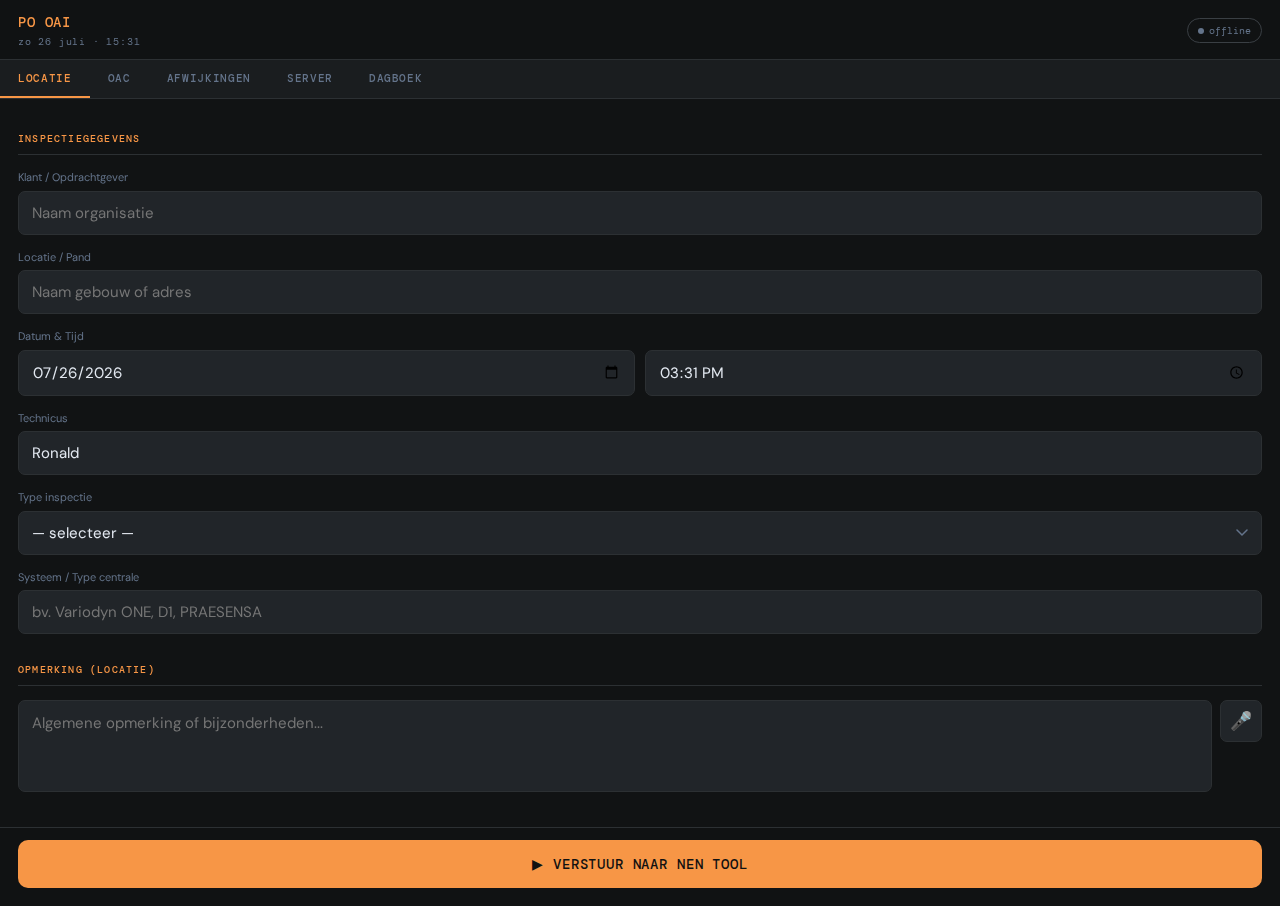
<file: index.html>
<!DOCTYPE html>
<html lang="nl">
<head>
  <meta charset="UTF-8">
  <meta name="viewport" content="width=device-width, initial-scale=1.0, viewport-fit=cover">
  <meta name="apple-mobile-web-app-capable" content="yes">
  <meta name="apple-mobile-web-app-status-bar-style" content="black">
  <meta name="apple-mobile-web-app-title" content="PO OAI">
  <meta name="theme-color" content="#111">
  <title>PO OAI — EvacSafe</title>

  <style>
    @import url('https://fonts.googleapis.com/css2?family=DM+Mono:wght@400;500&family=DM+Sans:wght@300;400;500;600&display=swap');

    :root {
      --bg:       #111314;
      --surface:  #1a1d1f;
      --surface2: #212529;
      --border:   #2c3033;
      --border2:  #3a3f44;
      --acc:      #F79646;
      --acc2:     rgba(247,150,70,.12);
      --green:    #22c55e;
      --green2:   rgba(34,197,94,.12);
      --red:      #ef4444;
      --red2:     rgba(239,68,68,.12);
      --amber:    #f59e0b;
      --amber2:   rgba(245,158,11,.12);
      --text:     #e2e8f0;
      --muted:    #64748b;
      --mono:     'DM Mono', monospace;
      --sans:     'DM Sans', sans-serif;
    }

    *, *::before, *::after { box-sizing: border-box; margin: 0; padding: 0; -webkit-tap-highlight-color: transparent; }

    html { scroll-behavior: smooth; }

    body {
      background: var(--bg);
      color: var(--text);
      font-family: var(--sans);
      font-size: 15px;
      line-height: 1.5;
      min-height: 100dvh;
      padding-bottom: env(safe-area-inset-bottom);
      -webkit-font-smoothing: antialiased;
    }

    /* ─── HEADER ─── */
    .app-header {
      position: sticky; top: 0; z-index: 200;
      background: rgba(17,19,20,.96);
      backdrop-filter: blur(16px) saturate(180%);
      -webkit-backdrop-filter: blur(16px) saturate(180%);
      border-bottom: 1px solid var(--border);
      padding: 12px 18px 10px;
      display: flex; align-items: center; justify-content: space-between;
    }
    .app-brand { display: flex; flex-direction: column; gap: 1px; }
    .app-brand-main { font-family: var(--mono); font-size: 14px; font-weight: 500; color: var(--acc); letter-spacing: .06em; }
    .app-brand-sub  { font-family: var(--mono); font-size: 10px; color: var(--muted); letter-spacing: .08em; }
    .header-right   { display: flex; align-items: center; gap: 10px; }
    .conn-pill {
      display: flex; align-items: center; gap: 5px;
      padding: 4px 10px; border-radius: 20px;
      border: 1px solid var(--border2);
      font-family: var(--mono); font-size: 10px; color: var(--muted);
      cursor: pointer; transition: all .2s;
    }
    .conn-pill.ok { border-color: rgba(34,197,94,.4); color: var(--green); }
    .conn-dot { width: 6px; height: 6px; border-radius: 50%; background: var(--muted); flex-shrink: 0; }
    .conn-pill.ok .conn-dot { background: var(--green); box-shadow: 0 0 6px var(--green); }

    /* ─── SCROLL TABS ─── */
    .scroll-tabs {
      display: flex; overflow-x: auto; scroll-snap-type: x mandatory;
      background: var(--surface); border-bottom: 1px solid var(--border);
      scrollbar-width: none;
    }
    .scroll-tabs::-webkit-scrollbar { display: none; }
    .stab {
      flex-shrink: 0; scroll-snap-align: start;
      padding: 11px 18px;
      font-family: var(--mono); font-size: 11px; font-weight: 500;
      color: var(--muted); letter-spacing: .06em; white-space: nowrap;
      border: none; background: none; cursor: pointer;
      border-bottom: 2px solid transparent; transition: all .2s;
    }
    .stab.active { color: var(--acc); border-bottom-color: var(--acc); }

    /* ─── PAGES ─── */
    .page { display: none; padding: 18px 18px 100px; }
    .page.active { display: block; }

    /* ─── SECTION HEADING ─── */
    .sec-head {
      font-family: var(--mono); font-size: 10px; font-weight: 500;
      color: var(--acc); letter-spacing: .12em; text-transform: uppercase;
      padding: 14px 0 8px;
      border-bottom: 1px solid var(--border);
      margin-bottom: 14px;
      display: flex; align-items: center; justify-content: space-between;
    }

    /* ─── FIELD ─── */
    .field { margin-bottom: 14px; }
    .field-lbl {
      font-size: 11px; color: var(--muted); margin-bottom: 5px;
      display: flex; align-items: center; gap: 6px;
    }
    .field-lbl .unit { font-family: var(--mono); color: var(--acc); font-size: 10px; }

    input[type=text], input[type=date], input[type=time], input[type=number], textarea, select {
      width: 100%; background: var(--surface2);
      border: 1px solid var(--border); border-radius: 7px;
      color: var(--text); font-family: var(--sans); font-size: 15px;
      padding: 11px 13px; outline: none; transition: border-color .18s;
      -webkit-appearance: none; appearance: none;
    }
    input:focus, textarea:focus, select:focus { border-color: var(--acc); }
    input[type=number] { font-family: var(--mono); font-size: 17px; text-align: right; }
    textarea { resize: none; line-height: 1.5; }
    select { background-image: url("data:image/svg+xml,%3Csvg xmlns='http://www.w3.org/2000/svg' width='12' height='8' viewBox='0 0 12 8'%3E%3Cpath d='M1 1l5 5 5-5' stroke='%2364748b' stroke-width='1.5' fill='none' stroke-linecap='round'/%3E%3C/svg%3E"); background-repeat: no-repeat; background-position: right 13px center; padding-right: 36px; }
    select option { background: #1a1d1f; }

    /* ─── METING INLINE ─── */
    .meting-row {
      display: flex; align-items: center; gap: 10px;
      background: var(--surface2); border: 1px solid var(--border);
      border-radius: 7px; padding: 10px 13px; margin-bottom: 8px;
    }
    .meting-row .mlbl { flex: 1; font-size: 13px; color: var(--text); }
    .meting-row .munit { font-family: var(--mono); font-size: 10px; color: var(--acc); min-width: 24px; text-align: right; }
    .meting-row input[type=number] {
      width: 80px; flex-shrink: 0; background: transparent; border: none;
      border-bottom: 1px solid var(--border2); border-radius: 0;
      padding: 2px 0; font-size: 16px; text-align: right;
    }
    .meting-row input[type=number]:focus { border-bottom-color: var(--acc); }

    /* ─── CHECKBOX RIJEN (centrale testen) ─── */
    .check-list { display: flex; flex-direction: column; gap: 2px; margin-bottom: 14px; }
    .check-row {
      display: flex; align-items: center; gap: 12px;
      padding: 11px 13px; border-radius: 7px;
      background: var(--surface2); border: 1px solid transparent;
      cursor: pointer; transition: all .15s;
    }
    .check-row.checked { background: var(--green2); border-color: rgba(34,197,94,.25); }
    .check-box {
      width: 20px; height: 20px; border-radius: 5px; flex-shrink: 0;
      border: 1.5px solid var(--border2); background: var(--surface);
      display: flex; align-items: center; justify-content: center;
      font-size: 12px; transition: all .15s;
    }
    .check-row.checked .check-box { background: var(--green); border-color: var(--green); }
    .check-lbl { font-size: 14px; flex: 1; }

    /* ─── OAC KAART ─── */
    .oac-card {
      background: var(--surface); border: 1px solid var(--border);
      border-radius: 10px; margin-bottom: 16px; overflow: hidden;
    }
    .oac-head {
      display: flex; align-items: center; justify-content: space-between;
      padding: 13px 16px; border-bottom: 1px solid var(--border);
      cursor: pointer;
    }
    .oac-title-row { display: flex; align-items: center; gap: 10px; }
    .oac-badge {
      font-family: var(--mono); font-size: 10px; font-weight: 500;
      padding: 3px 8px; border-radius: 4px;
      background: var(--acc2); color: var(--acc); letter-spacing: .06em;
    }
    .oac-name-input {
      background: transparent; border: none; border-bottom: 1px solid var(--border2);
      color: var(--text); font-family: var(--sans); font-size: 14px; font-weight: 500;
      padding: 2px 4px; outline: none; width: 140px;
    }
    .oac-name-input:focus { border-bottom-color: var(--acc); }
    .oac-chevron { font-size: 14px; color: var(--muted); transition: transform .2s; }
    .oac-card.open .oac-chevron { transform: rotate(180deg); }
    .oac-body { display: none; padding: 16px; }
    .oac-card.open .oac-body { display: block; }

    /* ─── ACCU BLOK ─── */
    .accu-blok {
      background: var(--surface2); border: 1px solid var(--border);
      border-radius: 8px; padding: 14px; margin-bottom: 12px;
    }
    .accu-title { font-family: var(--mono); font-size: 10px; color: var(--acc); letter-spacing: .08em; margin-bottom: 12px; }
    .accu-grid { display: grid; grid-template-columns: 1fr 1fr; gap: 10px; }
    .accu-item label { font-size: 11px; color: var(--muted); display: block; margin-bottom: 4px; }
    .accu-item input[type=number] {
      width: 100%; background: var(--surface); border: 1px solid var(--border);
      border-radius: 6px; text-align: right; padding: 9px 10px; font-size: 16px;
    }

    /* ─── MIC ROW ─── */
    .mic-row { display: flex; gap: 8px; align-items: flex-start; }
    .mic-row textarea { flex: 1; }
    .mic-btn {
      width: 42px; height: 42px; flex-shrink: 0;
      background: var(--surface2); border: 1px solid var(--border);
      border-radius: 7px; cursor: pointer;
      display: flex; align-items: center; justify-content: center;
      font-size: 18px; transition: all .18s;
    }
    .mic-btn.rec { background: var(--acc2); border-color: var(--acc); animation: pulse-rec 1.2s infinite; }
    @keyframes pulse-rec {
      0%,100% { box-shadow: 0 0 0 0 rgba(247,150,70,.5); }
      50%      { box-shadow: 0 0 0 8px rgba(247,150,70,0); }
    }

    /* ─── ADD BTN ─── */
    .add-btn {
      width: 100%; padding: 12px;
      background: transparent; border: 1px dashed var(--border2);
      border-radius: 8px; color: var(--muted);
      font-family: var(--mono); font-size: 12px; letter-spacing: .05em;
      cursor: pointer; transition: all .18s; margin-top: 4px;
    }
    .add-btn:active { border-color: var(--acc); color: var(--acc); }

    /* ─── DEL BTN ─── */
    .del-btn {
      padding: 5px 10px; background: transparent;
      border: 1px solid rgba(239,68,68,.3); border-radius: 5px;
      color: var(--red); font-size: 12px; cursor: pointer;
    }

    /* ─── LOCATIE TAB ─── */
    .date-row { display: grid; grid-template-columns: 1fr 1fr; gap: 10px; }

    /* ─── AFWIJKINGEN TAB ─── */
    .afwijk-card {
      background: var(--surface2); border: 1px solid var(--border);
      border-radius: 8px; padding: 14px; margin-bottom: 12px;
    }
    .afwijk-head { display: flex; justify-content: space-between; align-items: center; margin-bottom: 12px; }
    .afwijk-nr { font-family: var(--mono); font-size: 11px; color: var(--acc); }
    .prio-row { display: flex; gap: 6px; margin-top: 10px; }
    .pbtn {
      flex: 1; padding: 8px 4px; border-radius: 6px;
      border: 1px solid var(--border); background: transparent;
      font-size: 11px; font-family: var(--mono); cursor: pointer;
      color: var(--muted); transition: all .15s;
    }
    .pbtn.ok   { background: var(--green2); border-color: rgba(34,197,94,.4); color: var(--green); }
    .pbtn.warn { background: var(--amber2); border-color: rgba(245,158,11,.4); color: var(--amber); }
    .pbtn.crit { background: var(--red2);   border-color: rgba(239,68,68,.4);  color: var(--red); }

    /* ─── VERSTUUR BAR ─── */
    .send-bar {
      position: fixed; bottom: 0; left: 0; right: 0; z-index: 300;
      background: rgba(17,19,20,.97);
      backdrop-filter: blur(16px);
      -webkit-backdrop-filter: blur(16px);
      border-top: 1px solid var(--border);
      padding: 12px 18px;
      padding-bottom: calc(12px + env(safe-area-inset-bottom));
    }
    .send-btn {
      width: 100%; padding: 15px;
      background: var(--acc); border: none; border-radius: 10px;
      color: #111; font-family: var(--mono); font-size: 14px; font-weight: 500;
      letter-spacing: .06em; cursor: pointer; transition: opacity .18s;
    }
    .send-btn:active { opacity: .8; }
    .send-btn:disabled { opacity: .4; }

    /* ─── TOAST ─── */
    .toast {
      position: fixed; bottom: 90px; left: 50%;
      transform: translateX(-50%) translateY(20px);
      background: var(--green); color: #111;
      padding: 11px 22px; border-radius: 8px;
      font-family: var(--mono); font-size: 12px; font-weight: 500;
      opacity: 0; transition: all .25s; pointer-events: none; z-index: 999;
      white-space: nowrap;
    }
    .toast.show { opacity: 1; transform: translateX(-50%) translateY(0); }
    .toast.err  { background: var(--red); color: #fff; }

    /* ─── SERVER MODAL ─── */
    .modal-bg {
      display: none; position: fixed; inset: 0; z-index: 500;
      background: rgba(0,0,0,.7); backdrop-filter: blur(6px);
      -webkit-backdrop-filter: blur(6px);
      align-items: flex-end; padding: 0;
    }
    .modal-bg.open { display: flex; }
    .modal {
      width: 100%; background: var(--surface);
      border-radius: 16px 16px 0 0;
      border: 1px solid var(--border);
      padding: 24px 20px calc(24px + env(safe-area-inset-bottom));
    }
    .modal-title { font-family: var(--mono); font-size: 12px; color: var(--acc); letter-spacing: .1em; margin-bottom: 18px; }
    .modal-row { display: flex; gap: 8px; align-items: center; margin-bottom: 12px; }
    .modal-row input { flex: 1; }
    .modal-close {
      margin-top: 8px; width: 100%; padding: 13px;
      background: transparent; border: 1px solid var(--border2);
      border-radius: 8px; color: var(--muted);
      font-family: var(--mono); font-size: 12px; cursor: pointer;
    }

    /* ─── SERVER CONFIG TAB ─── */
    .info-block {
      background: var(--surface2); border: 1px solid var(--border);
      border-radius: 8px; padding: 16px; margin-bottom: 14px;
    }
    .info-block p { font-size: 13px; color: var(--muted); line-height: 1.7; }
    .info-block code { font-family: var(--mono); font-size: 12px; color: var(--acc); }
    .step-row { display: flex; gap: 12px; margin-bottom: 12px; align-items: flex-start; }
    .step-nr {
      width: 24px; height: 24px; flex-shrink: 0;
      background: var(--acc2); border-radius: 50%;
      font-family: var(--mono); font-size: 11px; color: var(--acc);
      display: flex; align-items: center; justify-content: center;
    }
    .step-txt { font-size: 13px; line-height: 1.6; color: var(--muted); padding-top: 2px; }

    /* ─── DAGBOEK ─── */
    .dag-note {
      background: var(--surface2); border: 1px solid var(--border);
      border-radius: 8px; padding: 13px; margin-bottom: 10px;
    }
    .dag-note-meta {
      display: flex; justify-content: space-between; align-items: center;
      margin-bottom: 8px;
    }
    .dag-note-time { font-family: var(--mono); font-size: 10px; color: var(--acc); letter-spacing: .06em; }
    .dag-note textarea {
      border-color: transparent; background: transparent; padding: 4px 0;
      font-size: 14px; line-height: 1.6; min-height: 60px;
    }
    .dag-note textarea:focus { border-color: var(--acc); background: var(--surface); padding: 8px 10px; border-radius: 6px; }
    .dag-note-row { display: flex; gap: 8px; align-items: flex-start; }
    .dag-note-row textarea { flex: 1; }
    .dag-empty { text-align: center; padding: 56px 20px; color: var(--muted); font-size: 13px; font-family: var(--mono); line-height: 1.8; }
    .dag-add-fab {
      position: fixed; bottom: 80px; right: 18px; z-index: 250;
      width: 52px; height: 52px; border-radius: 50%;
      background: var(--acc); border: none; color: #111;
      font-size: 24px; font-weight: 500; cursor: pointer;
      display: none; align-items: center; justify-content: center;
      box-shadow: 0 4px 16px rgba(247,150,70,.4);
      transition: opacity .18s;
    }
    .dag-add-fab.visible { display: flex; }
    .dag-add-fab:active { opacity: .8; }
  </style>
</head>
<body>

<!-- HEADER -->
<header class="app-header">
  <div class="app-brand">
    <div class="app-brand-main">PO OAI</div>
    <div class="app-brand-sub" id="hdr-datum">laden...</div>
  </div>
  <div class="header-right">
    <div class="conn-pill" id="connPill" onclick="openModal()">
      <div class="conn-dot"></div>
      <span id="connTxt">offline</span>
    </div>
  </div>
</header>

<!-- TABS -->
<div class="scroll-tabs" id="tabs">
  <button class="stab active" onclick="goTab(0,this)">LOCATIE</button>
  <button class="stab"        onclick="goTab(1,this)">OAC</button>
  <button class="stab"        onclick="goTab(2,this)">AFWIJKINGEN</button>
  <button class="stab"        onclick="goTab(3,this)">SERVER</button>
  <button class="stab"        onclick="goTab(4,this)">DAGBOEK</button>
</div>

<!-- ══════════════════════════════════════════
     TAB 0 — LOCATIE
══════════════════════════════════════════ -->
<div class="page active" id="pg0">
  <div class="sec-head">Inspectiegegevens</div>

  <div class="field">
    <div class="field-lbl">Klant / Opdrachtgever</div>
    <input type="text" id="klant" placeholder="Naam organisatie">
  </div>
  <div class="field">
    <div class="field-lbl">Locatie / Pand</div>
    <input type="text" id="locatie" placeholder="Naam gebouw of adres">
  </div>
  <div class="field">
    <div class="field-lbl">Datum &amp; Tijd</div>
    <div class="date-row">
      <input type="date" id="datum">
      <input type="time" id="tijd">
    </div>
  </div>
  <div class="field">
    <div class="field-lbl">Technicus</div>
    <input type="text" id="technicus" value="Ronald">
  </div>
  <div class="field">
    <div class="field-lbl">Type inspectie</div>
    <select id="type-insp">
      <option value="">— selecteer —</option>
      <option value="Periodieke opname OAI">Periodieke opname OAI</option>
      <option value="Jaarlijkse inspectie NEN 2575">Jaarlijkse inspectie NEN 2575</option>
      <option value="Oplevering nieuw systeem">Oplevering nieuw systeem</option>
      <option value="Storingsbeoordeling">Storingsbeoordeling</option>
    </select>
  </div>
  <div class="field">
    <div class="field-lbl">Systeem / Type centrale</div>
    <input type="text" id="systeem" placeholder="bv. Variodyn ONE, D1, PRAESENSA">
  </div>

  <div class="sec-head" style="margin-top:8px">Opmerking (locatie)</div>
  <div class="field">
    <div class="mic-row">
      <textarea id="opm-locatie" rows="3" placeholder="Algemene opmerking of bijzonderheden..."></textarea>
      <button class="mic-btn" onclick="mic('opm-locatie',this)">🎤</button>
    </div>
  </div>
</div>

<!-- ══════════════════════════════════════════
     TAB 1 — OAC
══════════════════════════════════════════ -->
<div class="page" id="pg1">
  <div class="sec-head">
    <span>Centrales</span>
    <button class="add-btn" style="width:auto;padding:5px 14px;margin:0;border-style:solid;font-size:11px" onclick="addOAC()">+ OAC</button>
  </div>

  <div id="oac-container"></div>
</div>

<!-- ══════════════════════════════════════════
     TAB 2 — AFWIJKINGEN
══════════════════════════════════════════ -->
<div class="page" id="pg2">
  <div class="sec-head">
    <span>Bevindingen / Afwijkingen</span>
    <span id="bev-badge" style="font-family:var(--mono);font-size:11px;color:var(--muted)">0</span>
  </div>

  <!-- Vaste velden uit het formulier -->
  <div class="field">
    <div class="field-lbl">Geen luidspreker (locatie/zone)</div>
    <div class="mic-row">
      <textarea id="geen-ls" rows="2" placeholder="Beschrijf welke luidsprekers ontbreken..."></textarea>
      <button class="mic-btn" onclick="mic('geen-ls',this)">🎤</button>
    </div>
  </div>
  <div class="field">
    <div class="field-lbl">Luidspreker werkt niet (locatie/zone)</div>
    <div class="mic-row">
      <textarea id="ls-defect" rows="2" placeholder="Locatie defecte luidspreker(s)..."></textarea>
      <button class="mic-btn" onclick="mic('ls-defect',this)">🎤</button>
    </div>
  </div>
  <div class="field">
    <div class="field-lbl">Geen toegang</div>
    <div class="mic-row">
      <textarea id="geen-toegang" rows="2" placeholder="Ruimte(s) niet toegankelijk..."></textarea>
      <button class="mic-btn" onclick="mic('geen-toegang',this)">🎤</button>
    </div>
  </div>
  <div class="field">
    <div class="field-lbl">Overige opmerking</div>
    <div class="mic-row">
      <textarea id="opm-overig" rows="2" placeholder="Vrije opmerking..."></textarea>
      <button class="mic-btn" onclick="mic('opm-overig',this)">🎤</button>
    </div>
  </div>

  <div class="sec-head" style="margin-top:4px">Extra bevindingen</div>
  <div id="bev-list"></div>
  <button class="add-btn" onclick="addBev()">+ bevinding toevoegen</button>
</div>

<!-- ══════════════════════════════════════════
     TAB 3 — SERVER
══════════════════════════════════════════ -->
<div class="page" id="pg3">
  <div class="sec-head">Verbinding</div>

  <div class="info-block">
    <div class="step-row"><div class="step-nr">1</div><div class="step-txt">Start <code>server.js</code> op je laptop (<code>npm start</code>). Het terminal-venster toont je IP-adres.</div></div>
    <div class="step-row"><div class="step-nr">2</div><div class="step-txt">Vul het IP hieronder in. Zorg dat je iPhone op hetzelfde wifi-netwerk zit als je laptop.</div></div>
    <div class="step-row"><div class="step-nr">3</div><div class="step-txt">Tik op <strong style="color:var(--text)">Verbind</strong> — als het werkt wordt de pill groen.</div></div>
    <div class="step-row"><div class="step-nr">4</div><div class="step-txt">Na het invullen: tik <strong style="color:var(--text)">Verstuur naar NEN Tool</strong> onderaan.</div></div>
  </div>

  <div class="field">
    <div class="field-lbl">Server adres (laptop IP)</div>
    <div class="modal-row" style="margin:0">
      <input type="text" id="srv-url-main" placeholder="http://192.168.1.x:3456" inputmode="url" style="flex:1">
      <button class="add-btn" style="width:auto;padding:11px 14px;margin:0;border-style:solid" onclick="testConn()">Verbind</button>
    </div>
  </div>

  <div class="sec-head" style="margin-top:8px">GitHub Pages instructie</div>
  <div class="info-block">
    <p>
      1. Maak een nieuwe repository aan op GitHub (bv. <code>evacsafe-veld</code>)<br>
      2. Upload dit <code>index.html</code> bestand als enige bestand<br>
      3. Ga naar Settings → Pages → Branch: <code>main</code> → Save<br>
      4. Je app staat op: <code>https://[jouw-naam].github.io/evacsafe-veld/</code><br>
      5. Sla die link op als bladwijzer op je iPhone
    </p>
  </div>

  <div class="field">
    <div class="field-lbl">Lokale data (opgeslagen als offline)</div>
    <button class="add-btn" onclick="clearLocal()">🗑 Wis lokale backup</button>
  </div>
</div>

<!-- ══════════════════════════════════════════
     TAB 4 — DAGBOEK
══════════════════════════════════════════ -->
<div class="page" id="pg4">
  <div class="sec-head">
    <span>Dagboek</span>
    <span id="dag-badge" style="font-family:var(--mono);font-size:11px;color:var(--muted)">0 notities</span>
  </div>
  <div id="dag-list">
    <div class="dag-empty">Nog geen notities.<br>Tik op <strong style="color:var(--acc)">+</strong> om te beginnen.</div>
  </div>
</div>

<!-- FAB voor dagboek (alleen zichtbaar op dagboek-tab) -->
<button class="dag-add-fab" id="dagFab" onclick="addDagNote()">+</button>

<!-- VERSTUUR BAR -->
<div class="send-bar">
  <button class="send-btn" id="sendBtn" onclick="verstuur()">▶ VERSTUUR NAAR NEN TOOL</button>
</div>

<!-- SERVER MODAL (snel bereikbaar via pill) -->
<div class="modal-bg" id="modalBg" onclick="closeModal(event)">
  <div class="modal">
    <div class="modal-title">SERVERADRES</div>
    <div class="modal-row">
      <input type="text" id="srv-url-modal" placeholder="http://192.168.1.x:3456" inputmode="url">
      <button class="add-btn" style="width:auto;padding:11px 14px;margin:0;border-style:solid" onclick="testConn()">Test</button>
    </div>
    <button class="modal-close" onclick="closeModal()">Sluiten</button>
  </div>
</div>

<!-- TOAST -->
<div class="toast" id="toast"></div>

<script>
// ═══════════════════════════
// INIT
// ═══════════════════════════
const now = new Date();
document.getElementById('datum').value = now.toISOString().split('T')[0];
document.getElementById('tijd').value  = now.toTimeString().slice(0,5);
document.getElementById('hdr-datum').textContent =
  now.toLocaleDateString('nl-NL',{weekday:'short',day:'numeric',month:'long'}) + ' · ' +
  now.toTimeString().slice(0,5);

// Server URL laden
let srvUrl = localStorage.getItem('ev_srv') || '';
document.getElementById('srv-url-main').value  = srvUrl;
document.getElementById('srv-url-modal').value = srvUrl;
['srv-url-main','srv-url-modal'].forEach(id => {
  document.getElementById(id).addEventListener('input', function(){
    srvUrl = this.value.trim();
    document.getElementById('srv-url-main').value  = srvUrl;
    document.getElementById('srv-url-modal').value = srvUrl;
    localStorage.setItem('ev_srv', srvUrl);
  });
});

// ═══════════════════════════
// TABS
// ═══════════════════════════
function goTab(idx, btn) {
  document.querySelectorAll('.page').forEach((p,i) => p.classList.toggle('active', i===idx));
  document.querySelectorAll('.stab').forEach(b => b.classList.remove('active'));
  btn.classList.add('active');
  btn.scrollIntoView({behavior:'smooth', inline:'center', block:'nearest'});
  document.getElementById('dagFab').classList.toggle('visible', idx === 4);
  document.getElementById('sendBtn').style.display = idx === 4 ? 'none' : '';
}

// ═══════════════════════════
// OAC CENTRALES
// ═══════════════════════════
let oacs = [];
let oacNr = 1;

function addOAC() {
  const id = Date.now();
  oacs.push({
    id, nr: oacNr++, naam: '',
    laadspanning: '', locVerd: '', benamingVerd: '', groepNr: '', typeZek: '',
    accuA: '', accuA_05: '', accuA_1: '',
    accuB: '', accuB_05: '', accuB_1: '',
    datumPlaatsing: '', rb: '', temp: '', ruststroom: '', alarmstroom: '',
    testen: { ond230: false, ondAccu: false, charging: false, havarie: false }
  });
  renderOACs();
  // Scroll naar nieuw blok
  setTimeout(() => {
    document.getElementById('oac-' + id)?.scrollIntoView({ behavior: 'smooth', block: 'start' });
  }, 100);
}

function delOAC(id) {
  if (!confirm('OAC verwijderen?')) return;
  oacs = oacs.filter(o => o.id !== id);
  renderOACs();
}

function toggleOAC(id) {
  const card = document.getElementById('oac-' + id);
  card.classList.toggle('open');
}

function setOAC(id, field, val) {
  const o = oacs.find(o => o.id === id);
  if (o) o[field] = val;
}
function setOACTest(id, key, val) {
  const o = oacs.find(o => o.id === id);
  if (o) o.testen[key] = val;
}

function toggleCheckRow(el, id, key) {
  el.classList.toggle('checked');
  const checked = el.classList.contains('checked');
  el.querySelector('.check-box').textContent = checked ? '✓' : '';
  setOACTest(id, key, checked);
}

function renderOACs() {
  const c = document.getElementById('oac-container');
  if (oacs.length === 0) {
    c.innerHTML = `<div style="text-align:center;padding:48px 20px;color:var(--muted);font-size:13px;font-family:var(--mono)">Nog geen centrales.<br>Tik op + OAC om te beginnen.</div>`;
    return;
  }
  c.innerHTML = oacs.map(o => `
    <div class="oac-card open" id="oac-${o.id}">
      <div class="oac-head" onclick="toggleOAC(${o.id})">
        <div class="oac-title-row">
          <div class="oac-badge">OAC ${o.nr}</div>
          <input class="oac-name-input" type="text" value="${o.naam}" placeholder="Naam centrale"
            onclick="event.stopPropagation()"
            oninput="setOAC(${o.id},'naam',this.value)">
        </div>
        <span class="oac-chevron">▾</span>
      </div>
      <div class="oac-body">

        <!-- Voeding -->
        <div class="sec-head" style="margin-top:0">Voeding</div>
        <div class="meting-row">
          <span class="mlbl">Laadspanning</span>
          <input type="number" step="0.1" value="${o.laadspanning}" placeholder="—"
            oninput="setOAC(${o.id},'laadspanning',this.value)">
          <span class="munit">V</span>
        </div>
        <div class="field"><div class="field-lbl">Locatie verdeelkast</div>
          <input type="text" value="${o.locVerd}" placeholder="—" oninput="setOAC(${o.id},'locVerd',this.value)"></div>
        <div class="field"><div class="field-lbl">Benaming verdeelkast</div>
          <input type="text" value="${o.benamingVerd}" placeholder="—" oninput="setOAC(${o.id},'benamingVerd',this.value)"></div>
        <div class="field"><div class="field-lbl">Groep nr.</div>
          <input type="text" value="${o.groepNr}" placeholder="—" oninput="setOAC(${o.id},'groepNr',this.value)"></div>
        <div class="field"><div class="field-lbl">Type zekering / automaat</div>
          <input type="text" value="${o.typeZek}" placeholder="—" oninput="setOAC(${o.id},'typeZek',this.value)"></div>

        <!-- Accu A -->
        <div class="accu-blok">
          <div class="accu-title">ACCU A</div>
          <div class="accu-grid">
            <div class="accu-item"><label>Spanning (V)</label>
              <input type="number" step="0.1" value="${o.accuA}" placeholder="—"
                oninput="setOAC(${o.id},'accuA',this.value)"></div>
            <div class="accu-item"><label>Na 0,5 h (V)</label>
              <input type="number" step="0.1" value="${o.accuA_05}" placeholder="—"
                oninput="setOAC(${o.id},'accuA_05',this.value)"></div>
            <div class="accu-item"><label>Na 1 h (V)</label>
              <input type="number" step="0.1" value="${o.accuA_1}" placeholder="—"
                oninput="setOAC(${o.id},'accuA_1',this.value)"></div>
          </div>
        </div>

        <!-- Accu B -->
        <div class="accu-blok">
          <div class="accu-title">ACCU B</div>
          <div class="accu-grid">
            <div class="accu-item"><label>Spanning (V)</label>
              <input type="number" step="0.1" value="${o.accuB}" placeholder="—"
                oninput="setOAC(${o.id},'accuB',this.value)"></div>
            <div class="accu-item"><label>Na 0,5 h (V)</label>
              <input type="number" step="0.1" value="${o.accuB_05}" placeholder="—"
                oninput="setOAC(${o.id},'accuB_05',this.value)"></div>
            <div class="accu-item"><label>Na 1 h (V)</label>
              <input type="number" step="0.1" value="${o.accuB_1}" placeholder="—"
                oninput="setOAC(${o.id},'accuB_1',this.value)"></div>
          </div>
        </div>

        <!-- Overige metingen -->
        <div class="sec-head">Overige metingen</div>
        <div class="meting-row">
          <span class="mlbl">Datum plaatsing accu's</span>
          <input type="text" value="${o.datumPlaatsing}" placeholder="—" style="width:120px;text-align:right;font-family:var(--mono);font-size:13px"
            oninput="setOAC(${o.id},'datumPlaatsing',this.value)">
        </div>
        <div class="meting-row">
          <span class="mlbl">Rb (inwendige weerstand)</span>
          <input type="number" step="0.1" value="${o.rb}" placeholder="—"
            oninput="setOAC(${o.id},'rb',this.value)">
          <span class="munit">mΩ</span>
        </div>
        <div class="meting-row">
          <span class="mlbl">Temperatuur</span>
          <input type="number" step="0.5" value="${o.temp}" placeholder="—"
            oninput="setOAC(${o.id},'temp',this.value)">
          <span class="munit">°C</span>
        </div>
        <div class="meting-row">
          <span class="mlbl">Ruststroom</span>
          <input type="number" step="0.01" value="${o.ruststroom}" placeholder="—"
            oninput="setOAC(${o.id},'ruststroom',this.value)">
          <span class="munit">A</span>
        </div>
        <div class="meting-row">
          <span class="mlbl">Alarmstroom</span>
          <input type="number" step="0.01" value="${o.alarmstroom}" placeholder="—"
            oninput="setOAC(${o.id},'alarmstroom',this.value)">
          <span class="munit">A</span>
        </div>

        <!-- Centrale testen -->
        <div class="sec-head" style="margin-top:8px">Centrale testen</div>
        <div class="check-list">
          <div class="check-row ${o.testen.ond230?'checked':''}" onclick="toggleCheckRow(this,${o.id},'ond230')">
            <div class="check-box">${o.testen.ond230?'✓':''}</div>
            <div class="check-lbl">Onderbreking 230 V</div>
          </div>
          <div class="check-row ${o.testen.ondAccu?'checked':''}" onclick="toggleCheckRow(this,${o.id},'ondAccu')">
            <div class="check-box">${o.testen.ondAccu?'✓':''}</div>
            <div class="check-lbl">Onderbreking accu's</div>
          </div>
          <div class="check-row ${o.testen.charging?'checked':''}" onclick="toggleCheckRow(this,${o.id},'charging')">
            <div class="check-box">${o.testen.charging?'✓':''}</div>
            <div class="check-lbl">Charging accu's</div>
          </div>
          <div class="check-row ${o.testen.havarie?'checked':''}" onclick="toggleCheckRow(this,${o.id},'havarie')">
            <div class="check-box">${o.testen.havarie?'✓':''}</div>
            <div class="check-lbl">Havarie schakeling</div>
          </div>
        </div>

        <button class="del-btn" style="margin-top:8px" onclick="delOAC(${o.id})">✕ OAC ${o.nr} verwijderen</button>
      </div>
    </div>
  `).join('');
}

// Init met 1 OAC
addOAC();

// ═══════════════════════════
// BEVINDINGEN
// ═══════════════════════════
let bevs = [], bevNr = 1;

function addBev() {
  const id = Date.now();
  bevs.push({ id, nr: bevNr++, omschr: '', prio: null });
  renderBevs();
}
function delBev(id) { bevs = bevs.filter(b=>b.id!==id); renderBevs(); }
function setBevTxt(id, val) { const b=bevs.find(b=>b.id===id); if(b) b.omschr=val; }
function setBevPrio(id, p)  { const b=bevs.find(b=>b.id===id); if(b) { b.prio = b.prio===p?null:p; renderBevs(); } }

function renderBevs() {
  document.getElementById('bev-badge').textContent = bevs.length;
  const l = document.getElementById('bev-list');
  l.innerHTML = bevs.map(b => `
    <div class="afwijk-card">
      <div class="afwijk-head">
        <span class="afwijk-nr">BEV-${String(b.nr).padStart(3,'0')}</span>
        <button class="del-btn" onclick="delBev(${b.id})">✕</button>
      </div>
      <div class="mic-row">
        <textarea rows="2" placeholder="Omschrijving..."
          oninput="setBevTxt(${b.id},this.value)">${b.omschr}</textarea>
        <button class="mic-btn" onclick="micBev(${b.id},this)">🎤</button>
      </div>
      <div class="prio-row">
        <button class="pbtn ${b.prio==='ok'?'ok':''}"   onclick="setBevPrio(${b.id},'ok')">✓ OK</button>
        <button class="pbtn ${b.prio==='warn'?'warn':''}" onclick="setBevPrio(${b.id},'warn')">⚠ LET OP</button>
        <button class="pbtn ${b.prio==='crit'?'crit':''}" onclick="setBevPrio(${b.id},'crit')">✗ KRITIEK</button>
      </div>
    </div>
  `).join('');
}

// ═══════════════════════════
// SPRAAK
// ═══════════════════════════
let curRec = null;

function mic(fieldId, btn) {
  const SR = window.SpeechRecognition || window.webkitSpeechRecognition;
  if (!SR) { toast('Spraak niet beschikbaar', true); return; }
  if (curRec) { curRec.stop(); curRec=null; btn.classList.remove('rec'); return; }
  const r = new SR(); r.lang='nl-NL'; r.continuous=true; r.interimResults=false;
  r.onstart  = () => { btn.classList.add('rec'); curRec=r; };
  r.onresult = e => { const f=document.getElementById(fieldId); for(let i=e.resultIndex;i<e.results.length;i++) if(e.results[i].isFinal) f.value+=(f.value?' ':'')+e.results[i][0].transcript; };
  r.onerror  = () => { btn.classList.remove('rec'); curRec=null; };
  r.onend    = () => { btn.classList.remove('rec'); curRec=null; };
  r.start();
}

function micBev(id, btn) {
  const SR = window.SpeechRecognition || window.webkitSpeechRecognition;
  if (!SR) return;
  if (curRec) { curRec.stop(); btn.classList.remove('rec'); return; }
  const r = new SR(); r.lang='nl-NL'; r.continuous=true; r.interimResults=false;
  r.onstart  = () => { btn.classList.add('rec'); curRec=r; };
  r.onresult = e => {
    const b=bevs.find(b=>b.id===id); if(!b) return;
    for(let i=e.resultIndex;i<e.results.length;i++) if(e.results[i].isFinal) b.omschr+=(b.omschr?' ':'')+e.results[i][0].transcript;
    renderBevs();
  };
  r.onerror = () => { btn.classList.remove('rec'); curRec=null; };
  r.onend   = () => { btn.classList.remove('rec'); curRec=null; };
  r.start();
}

// ═══════════════════════════
// MODAL
// ═══════════════════════════
function openModal()  { document.getElementById('modalBg').classList.add('open'); }
function closeModal(e){ if(!e||e.target===document.getElementById('modalBg')) document.getElementById('modalBg').classList.remove('open'); }

// ═══════════════════════════
// VERBINDING TEST
// ═══════════════════════════
async function testConn() {
  srvUrl = (document.getElementById('srv-url-main').value || document.getElementById('srv-url-modal').value).trim();
  if (!srvUrl) { toast('Geen serveradres', true); return; }
  localStorage.setItem('ev_srv', srvUrl);
  try {
    const r = await fetch(srvUrl+'/ping');
    if (r.ok) {
      document.getElementById('connPill').className = 'conn-pill ok';
      document.getElementById('connTxt').textContent = 'online';
      toast('✓ Verbonden met server');
    } else { throw new Error(); }
  } catch { toast('Server niet bereikbaar', true); }
}

// ═══════════════════════════
// DATA VERZAMELEN
// ═══════════════════════════
function collect() {
  return {
    _versie: '2.0',
    _timestamp: new Date().toISOString(),
    locatie: {
      klant:      document.getElementById('klant').value,
      locatie:    document.getElementById('locatie').value,
      datum:      document.getElementById('datum').value,
      tijd:       document.getElementById('tijd').value,
      technicus:  document.getElementById('technicus').value,
      type:       document.getElementById('type-insp').value,
      systeem:    document.getElementById('systeem').value,
      opmerking:  document.getElementById('opm-locatie').value,
    },
    oacs: oacs,
    afwijkingen: {
      geen_luidspreker: document.getElementById('geen-ls').value,
      ls_werkt_niet:    document.getElementById('ls-defect').value,
      geen_toegang:     document.getElementById('geen-toegang').value,
      overig:           document.getElementById('opm-overig').value,
      extra:            bevs,
    },
    dagboek: dagNotes,
  };
}

// ═══════════════════════════
// VERSTUREN
// ═══════════════════════════
async function verstuur() {
  const data = collect();
  const url  = srvUrl || localStorage.getItem('ev_srv') || '';
  localStorage.setItem('ev_pending', JSON.stringify(data));

  if (!url) { toast('Stel serveradres in via SERVER tabblad', true); return; }

  const btn = document.getElementById('sendBtn');
  btn.disabled = true; btn.textContent = '⏳ VERSTUREN...';

  try {
    const r = await fetch(url+'/data', {
      method:'POST',
      headers:{'Content-Type':'application/json'},
      body: JSON.stringify(data)
    });
    if (r.ok) { localStorage.removeItem('ev_pending'); toast('✓ Data verstuurd naar NEN tool'); }
    else toast('Serverfout '+r.status, true);
  } catch { toast('Opgeslagen lokaal — geen verbinding', false); }

  btn.disabled = false; btn.textContent = '▶ VERSTUUR NAAR NEN TOOL';
}

// ═══════════════════════════
// HELPERS
// ═══════════════════════════
function toast(msg, err=false) {
  const t = document.getElementById('toast');
  t.textContent = msg;
  t.className   = 'toast'+(err?' err':'')+' show';
  setTimeout(()=>t.classList.remove('show'), 3200);
}

function clearLocal() {
  localStorage.removeItem('ev_pending');
  toast('Lokale backup gewist');
}

// ═══════════════════════════
// DAGBOEK
// ═══════════════════════════
let dagNotes = JSON.parse(localStorage.getItem('ev_dag') || '[]');

function saveDag() {
  localStorage.setItem('ev_dag', JSON.stringify(dagNotes));
}

function addDagNote() {
  const now = new Date();
  const id  = Date.now();
  const timeStr = now.toLocaleTimeString('nl-NL', { hour: '2-digit', minute: '2-digit', second: '2-digit' });
  const dateStr = now.toLocaleDateString('nl-NL', { weekday: 'short', day: 'numeric', month: 'short' });
  dagNotes.unshift({ id, timestamp: dateStr + ' · ' + timeStr, tekst: '' });
  saveDag();
  renderDag();
  // Focus op het nieuwe tekstveld
  setTimeout(() => {
    const ta = document.querySelector(`#dag-${id} textarea`);
    if (ta) ta.focus();
  }, 50);
}

function delDagNote(id) {
  dagNotes = dagNotes.filter(n => n.id !== id);
  saveDag();
  renderDag();
}

function setDagTekst(id, val) {
  const n = dagNotes.find(n => n.id === id);
  if (n) { n.tekst = val; saveDag(); }
}

function micDag(id, btn) {
  const SR = window.SpeechRecognition || window.webkitSpeechRecognition;
  if (!SR) { toast('Spraak niet beschikbaar', true); return; }
  if (curRec) { curRec.stop(); btn.classList.remove('rec'); curRec = null; return; }
  const r = new SR(); r.lang = 'nl-NL'; r.continuous = true; r.interimResults = false;
  r.onstart  = () => { btn.classList.add('rec'); curRec = r; };
  r.onresult = e => {
    const n = dagNotes.find(n => n.id === id); if (!n) return;
    for (let i = e.resultIndex; i < e.results.length; i++) {
      if (e.results[i].isFinal) n.tekst += (n.tekst ? ' ' : '') + e.results[i][0].transcript;
    }
    saveDag();
    // Tekstveld live bijwerken
    const ta = document.querySelector(`#dag-${id} textarea`);
    if (ta) ta.value = n.tekst;
  };
  r.onerror = () => { btn.classList.remove('rec'); curRec = null; };
  r.onend   = () => { btn.classList.remove('rec'); curRec = null; };
  r.start();
}

function renderDag() {
  const badge = document.getElementById('dag-badge');
  const list  = document.getElementById('dag-list');
  badge.textContent = dagNotes.length + (dagNotes.length === 1 ? ' notitie' : ' notities');
  if (dagNotes.length === 0) {
    list.innerHTML = `<div class="dag-empty">Nog geen notities.<br>Tik op <strong style="color:var(--acc)">+</strong> om te beginnen.</div>`;
    return;
  }
  list.innerHTML = dagNotes.map(n => `
    <div class="dag-note" id="dag-${n.id}">
      <div class="dag-note-meta">
        <span class="dag-note-time">${n.timestamp}</span>
        <button class="del-btn" onclick="delDagNote(${n.id})">✕</button>
      </div>
      <div class="dag-note-row">
        <textarea rows="3" placeholder="Typ of spreek je notitie..."
          oninput="setDagTekst(${n.id},this.value)">${n.tekst}</textarea>
        <button class="mic-btn" onclick="micDag(${n.id},this)">🎤</button>
      </div>
    </div>
  `).join('');
}

// Init dagboek
renderDag();

// Check verbinding bij start
if (srvUrl) testConn().catch(()=>{});
</script>
</body>
</html>
</file>
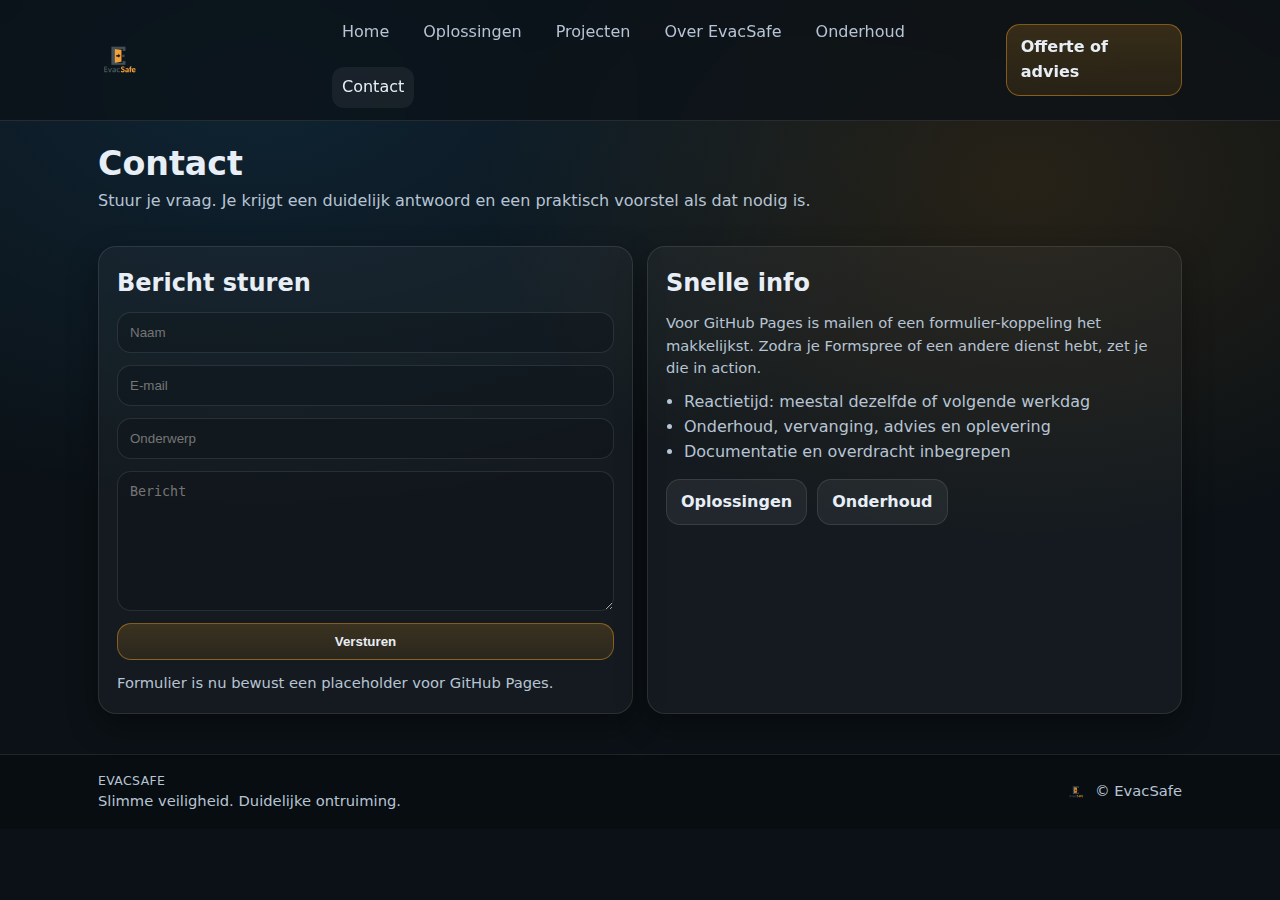
<file: contact.html>
<!doctype html>
<html lang="nl">
<head>
  <meta charset="utf-8">
  <meta name="viewport" content="width=device-width, initial-scale=1">
  <meta name="description" content="Contact opnemen met EvacSafe.">
  <title>Contact | EvacSafe</title>
  <link rel="icon" type="image/png" href="assets/img/evacsafe-logo.png">
  <link rel="stylesheet" href="assets/css/style.css">
</head>
<body>
<header>
  <div class="container">
    <div class="nav">
      <a class="brand" href="index.html" aria-label="EvacSafe home">
        <img src="assets/img/evacsafe-logo.png" alt="EvacSafe logo">
      </a>
      <nav class="navlinks" aria-label="Hoofdnavigatie">
        <a data-nav href="index.html">Home</a>
        <a data-nav href="oplossingen.html">Oplossingen</a>
        <a data-nav href="projecten.html">Projecten</a>
        <a data-nav href="over-ons.html">Over EvacSafe</a>
        <a data-nav href="onderhoud.html">Onderhoud</a>
        <a data-nav href="contact.html">Contact</a>
      </nav>
      <div class="cta">
        <a class="btn primary" href="contact.html">Offerte of advies</a>
      </div>
    </div>
  </div>
</header>


<main class="container">
  <section class="page-title">
    <h1>Contact</h1>
    <p>Stuur je vraag. Je krijgt een duidelijk antwoord en een praktisch voorstel als dat nodig is.</p>
  </section>

  <section class="section">
    <div class="split">
      <div class="card" style="padding:18px;">
        <h2 style="margin:0 0 10px;">Bericht sturen</h2>
        <form class="form" action="#" method="post">
          <input class="input" name="name" placeholder="Naam" required>
          <input class="input" name="email" type="email" placeholder="E-mail" required>
          <input class="input" name="subject" placeholder="Onderwerp" required>
          <textarea class="input" name="message" placeholder="Bericht" required></textarea>
          <button class="btn primary" type="button" onclick="alert('Formulier is een placeholder. Koppel later Formspree of je eigen backend.');">Versturen</button>
          <div class="mini">Formulier is nu bewust een placeholder voor GitHub Pages.</div>
        </form>
      </div>

      <div class="card" style="padding:18px;">
        <h2 style="margin:0 0 10px;">Snelle info</h2>
        <p class="mini" style="margin:0 0 10px;">
          Voor GitHub Pages is mailen of een formulier-koppeling het makkelijkst. Zodra je Formspree of een andere dienst hebt, zet je die in action.
        </p>
        <ul class="list">
          <li>Reactietijd: meestal dezelfde of volgende werkdag</li>
          <li>Onderhoud, vervanging, advies en oplevering</li>
          <li>Documentatie en overdracht inbegrepen</li>
        </ul>
        <div class="hero-actions" style="margin-top:14px;">
          <a class="btn" href="oplossingen.html">Oplossingen</a>
          <a class="btn" href="onderhoud.html">Onderhoud</a>
        </div>
      </div>
    </div>
  </section>
</main>


<footer>
  <div class="container">
    <div class="footer-inner">
      <div>
        <div class="smallcaps">EvacSafe</div>
        <div class="mini">Slimme veiligheid. Duidelijke ontruiming.</div>
      </div>
      <div style="display:flex; align-items:center; gap:10px;">
        <img src="assets/img/evacsafe-logo.png" alt="EvacSafe">
        <div class="mini">© EvacSafe</div>
      </div>
    </div>
  </div>
</footer>

<script src="assets/js/main.js"></script>
</body>
</html>
</file>
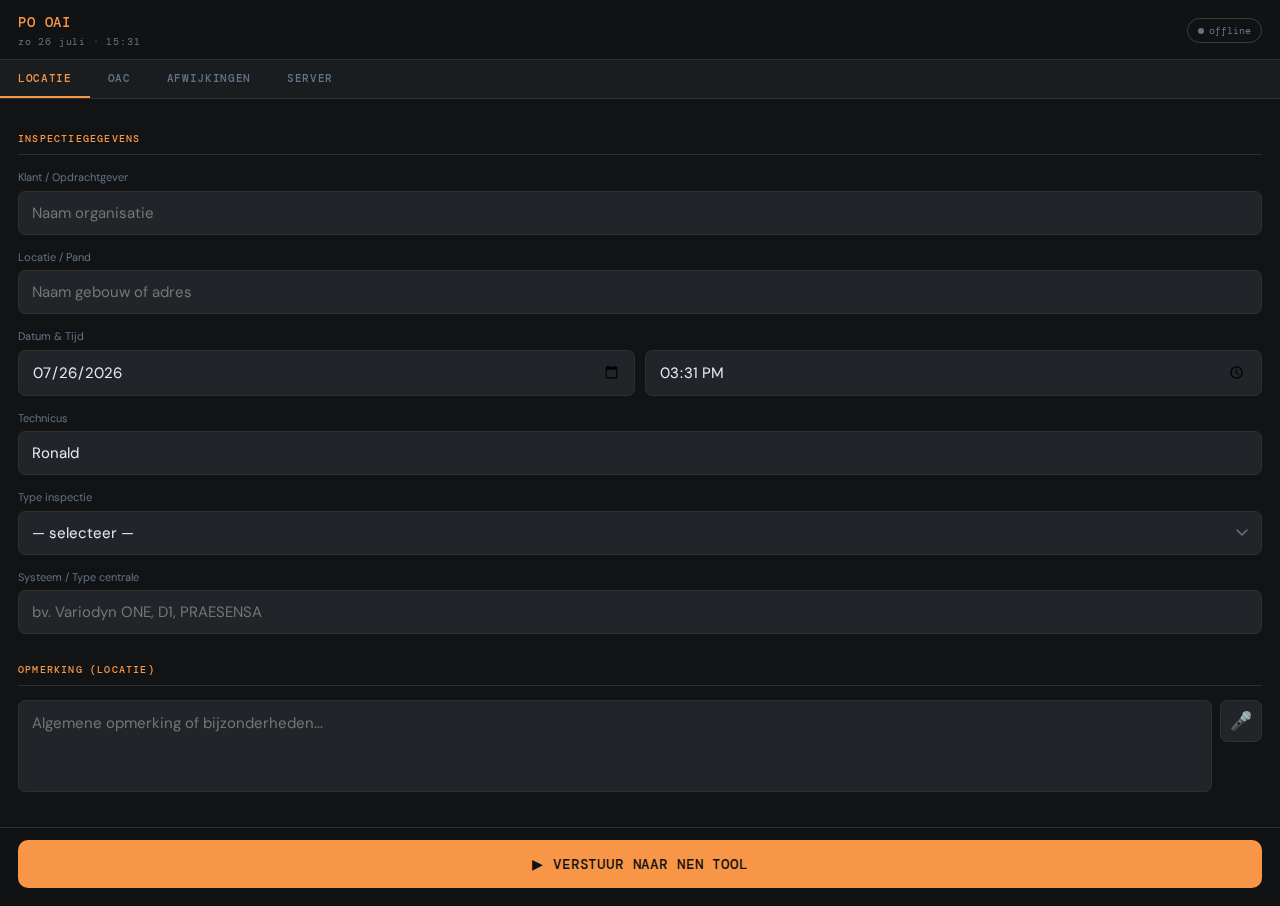
<file: index (1).html>
<!DOCTYPE html>
<html lang="nl">
<head>
  <meta charset="UTF-8">
  <meta name="viewport" content="width=device-width, initial-scale=1.0, viewport-fit=cover">
  <meta name="apple-mobile-web-app-capable" content="yes">
  <meta name="apple-mobile-web-app-status-bar-style" content="black">
  <meta name="apple-mobile-web-app-title" content="PO OAI">
  <meta name="theme-color" content="#111">
  <title>PO OAI — EvacSafe</title>

  <style>
    @import url('https://fonts.googleapis.com/css2?family=DM+Mono:wght@400;500&family=DM+Sans:wght@300;400;500;600&display=swap');

    :root {
      --bg:       #111314;
      --surface:  #1a1d1f;
      --surface2: #212529;
      --border:   #2c3033;
      --border2:  #3a3f44;
      --acc:      #F79646;
      --acc2:     rgba(247,150,70,.12);
      --green:    #22c55e;
      --green2:   rgba(34,197,94,.12);
      --red:      #ef4444;
      --red2:     rgba(239,68,68,.12);
      --amber:    #f59e0b;
      --amber2:   rgba(245,158,11,.12);
      --text:     #e2e8f0;
      --muted:    #64748b;
      --mono:     'DM Mono', monospace;
      --sans:     'DM Sans', sans-serif;
    }

    *, *::before, *::after { box-sizing: border-box; margin: 0; padding: 0; -webkit-tap-highlight-color: transparent; }

    html { scroll-behavior: smooth; }

    body {
      background: var(--bg);
      color: var(--text);
      font-family: var(--sans);
      font-size: 15px;
      line-height: 1.5;
      min-height: 100dvh;
      padding-bottom: env(safe-area-inset-bottom);
      -webkit-font-smoothing: antialiased;
    }

    /* ─── HEADER ─── */
    .app-header {
      position: sticky; top: 0; z-index: 200;
      background: rgba(17,19,20,.96);
      backdrop-filter: blur(16px) saturate(180%);
      -webkit-backdrop-filter: blur(16px) saturate(180%);
      border-bottom: 1px solid var(--border);
      padding: 12px 18px 10px;
      display: flex; align-items: center; justify-content: space-between;
    }
    .app-brand { display: flex; flex-direction: column; gap: 1px; }
    .app-brand-main { font-family: var(--mono); font-size: 14px; font-weight: 500; color: var(--acc); letter-spacing: .06em; }
    .app-brand-sub  { font-family: var(--mono); font-size: 10px; color: var(--muted); letter-spacing: .08em; }
    .header-right   { display: flex; align-items: center; gap: 10px; }
    .conn-pill {
      display: flex; align-items: center; gap: 5px;
      padding: 4px 10px; border-radius: 20px;
      border: 1px solid var(--border2);
      font-family: var(--mono); font-size: 10px; color: var(--muted);
      cursor: pointer; transition: all .2s;
    }
    .conn-pill.ok { border-color: rgba(34,197,94,.4); color: var(--green); }
    .conn-dot { width: 6px; height: 6px; border-radius: 50%; background: var(--muted); flex-shrink: 0; }
    .conn-pill.ok .conn-dot { background: var(--green); box-shadow: 0 0 6px var(--green); }

    /* ─── SCROLL TABS ─── */
    .scroll-tabs {
      display: flex; overflow-x: auto; scroll-snap-type: x mandatory;
      background: var(--surface); border-bottom: 1px solid var(--border);
      scrollbar-width: none;
    }
    .scroll-tabs::-webkit-scrollbar { display: none; }
    .stab {
      flex-shrink: 0; scroll-snap-align: start;
      padding: 11px 18px;
      font-family: var(--mono); font-size: 11px; font-weight: 500;
      color: var(--muted); letter-spacing: .06em; white-space: nowrap;
      border: none; background: none; cursor: pointer;
      border-bottom: 2px solid transparent; transition: all .2s;
    }
    .stab.active { color: var(--acc); border-bottom-color: var(--acc); }

    /* ─── PAGES ─── */
    .page { display: none; padding: 18px 18px 100px; }
    .page.active { display: block; }

    /* ─── SECTION HEADING ─── */
    .sec-head {
      font-family: var(--mono); font-size: 10px; font-weight: 500;
      color: var(--acc); letter-spacing: .12em; text-transform: uppercase;
      padding: 14px 0 8px;
      border-bottom: 1px solid var(--border);
      margin-bottom: 14px;
      display: flex; align-items: center; justify-content: space-between;
    }

    /* ─── FIELD ─── */
    .field { margin-bottom: 14px; }
    .field-lbl {
      font-size: 11px; color: var(--muted); margin-bottom: 5px;
      display: flex; align-items: center; gap: 6px;
    }
    .field-lbl .unit { font-family: var(--mono); color: var(--acc); font-size: 10px; }

    input[type=text], input[type=date], input[type=time], input[type=number], textarea, select {
      width: 100%; background: var(--surface2);
      border: 1px solid var(--border); border-radius: 7px;
      color: var(--text); font-family: var(--sans); font-size: 15px;
      padding: 11px 13px; outline: none; transition: border-color .18s;
      -webkit-appearance: none; appearance: none;
    }
    input:focus, textarea:focus, select:focus { border-color: var(--acc); }
    input[type=number] { font-family: var(--mono); font-size: 17px; text-align: right; }
    textarea { resize: none; line-height: 1.5; }
    select { background-image: url("data:image/svg+xml,%3Csvg xmlns='http://www.w3.org/2000/svg' width='12' height='8' viewBox='0 0 12 8'%3E%3Cpath d='M1 1l5 5 5-5' stroke='%2364748b' stroke-width='1.5' fill='none' stroke-linecap='round'/%3E%3C/svg%3E"); background-repeat: no-repeat; background-position: right 13px center; padding-right: 36px; }
    select option { background: #1a1d1f; }

    /* ─── METING INLINE ─── */
    .meting-row {
      display: flex; align-items: center; gap: 10px;
      background: var(--surface2); border: 1px solid var(--border);
      border-radius: 7px; padding: 10px 13px; margin-bottom: 8px;
    }
    .meting-row .mlbl { flex: 1; font-size: 13px; color: var(--text); }
    .meting-row .munit { font-family: var(--mono); font-size: 10px; color: var(--acc); min-width: 24px; text-align: right; }
    .meting-row input[type=number] {
      width: 80px; flex-shrink: 0; background: transparent; border: none;
      border-bottom: 1px solid var(--border2); border-radius: 0;
      padding: 2px 0; font-size: 16px; text-align: right;
    }
    .meting-row input[type=number]:focus { border-bottom-color: var(--acc); }

    /* ─── CHECKBOX RIJEN (centrale testen) ─── */
    .check-list { display: flex; flex-direction: column; gap: 2px; margin-bottom: 14px; }
    .check-row {
      display: flex; align-items: center; gap: 12px;
      padding: 11px 13px; border-radius: 7px;
      background: var(--surface2); border: 1px solid transparent;
      cursor: pointer; transition: all .15s;
    }
    .check-row.checked { background: var(--green2); border-color: rgba(34,197,94,.25); }
    .check-box {
      width: 20px; height: 20px; border-radius: 5px; flex-shrink: 0;
      border: 1.5px solid var(--border2); background: var(--surface);
      display: flex; align-items: center; justify-content: center;
      font-size: 12px; transition: all .15s;
    }
    .check-row.checked .check-box { background: var(--green); border-color: var(--green); }
    .check-lbl { font-size: 14px; flex: 1; }

    /* ─── OAC KAART ─── */
    .oac-card {
      background: var(--surface); border: 1px solid var(--border);
      border-radius: 10px; margin-bottom: 16px; overflow: hidden;
    }
    .oac-head {
      display: flex; align-items: center; justify-content: space-between;
      padding: 13px 16px; border-bottom: 1px solid var(--border);
      cursor: pointer;
    }
    .oac-title-row { display: flex; align-items: center; gap: 10px; }
    .oac-badge {
      font-family: var(--mono); font-size: 10px; font-weight: 500;
      padding: 3px 8px; border-radius: 4px;
      background: var(--acc2); color: var(--acc); letter-spacing: .06em;
    }
    .oac-name-input {
      background: transparent; border: none; border-bottom: 1px solid var(--border2);
      color: var(--text); font-family: var(--sans); font-size: 14px; font-weight: 500;
      padding: 2px 4px; outline: none; width: 140px;
    }
    .oac-name-input:focus { border-bottom-color: var(--acc); }
    .oac-chevron { font-size: 14px; color: var(--muted); transition: transform .2s; }
    .oac-card.open .oac-chevron { transform: rotate(180deg); }
    .oac-body { display: none; padding: 16px; }
    .oac-card.open .oac-body { display: block; }

    /* ─── ACCU BLOK ─── */
    .accu-blok {
      background: var(--surface2); border: 1px solid var(--border);
      border-radius: 8px; padding: 14px; margin-bottom: 12px;
    }
    .accu-title { font-family: var(--mono); font-size: 10px; color: var(--acc); letter-spacing: .08em; margin-bottom: 12px; }
    .accu-grid { display: grid; grid-template-columns: 1fr 1fr; gap: 10px; }
    .accu-item label { font-size: 11px; color: var(--muted); display: block; margin-bottom: 4px; }
    .accu-item input[type=number] {
      width: 100%; background: var(--surface); border: 1px solid var(--border);
      border-radius: 6px; text-align: right; padding: 9px 10px; font-size: 16px;
    }

    /* ─── MIC ROW ─── */
    .mic-row { display: flex; gap: 8px; align-items: flex-start; }
    .mic-row textarea { flex: 1; }
    .mic-btn {
      width: 42px; height: 42px; flex-shrink: 0;
      background: var(--surface2); border: 1px solid var(--border);
      border-radius: 7px; cursor: pointer;
      display: flex; align-items: center; justify-content: center;
      font-size: 18px; transition: all .18s;
    }
    .mic-btn.rec { background: var(--acc2); border-color: var(--acc); animation: pulse-rec 1.2s infinite; }
    @keyframes pulse-rec {
      0%,100% { box-shadow: 0 0 0 0 rgba(247,150,70,.5); }
      50%      { box-shadow: 0 0 0 8px rgba(247,150,70,0); }
    }

    /* ─── ADD BTN ─── */
    .add-btn {
      width: 100%; padding: 12px;
      background: transparent; border: 1px dashed var(--border2);
      border-radius: 8px; color: var(--muted);
      font-family: var(--mono); font-size: 12px; letter-spacing: .05em;
      cursor: pointer; transition: all .18s; margin-top: 4px;
    }
    .add-btn:active { border-color: var(--acc); color: var(--acc); }

    /* ─── DEL BTN ─── */
    .del-btn {
      padding: 5px 10px; background: transparent;
      border: 1px solid rgba(239,68,68,.3); border-radius: 5px;
      color: var(--red); font-size: 12px; cursor: pointer;
    }

    /* ─── LOCATIE TAB ─── */
    .date-row { display: grid; grid-template-columns: 1fr 1fr; gap: 10px; }

    /* ─── AFWIJKINGEN TAB ─── */
    .afwijk-card {
      background: var(--surface2); border: 1px solid var(--border);
      border-radius: 8px; padding: 14px; margin-bottom: 12px;
    }
    .afwijk-head { display: flex; justify-content: space-between; align-items: center; margin-bottom: 12px; }
    .afwijk-nr { font-family: var(--mono); font-size: 11px; color: var(--acc); }
    .prio-row { display: flex; gap: 6px; margin-top: 10px; }
    .pbtn {
      flex: 1; padding: 8px 4px; border-radius: 6px;
      border: 1px solid var(--border); background: transparent;
      font-size: 11px; font-family: var(--mono); cursor: pointer;
      color: var(--muted); transition: all .15s;
    }
    .pbtn.ok   { background: var(--green2); border-color: rgba(34,197,94,.4); color: var(--green); }
    .pbtn.warn { background: var(--amber2); border-color: rgba(245,158,11,.4); color: var(--amber); }
    .pbtn.crit { background: var(--red2);   border-color: rgba(239,68,68,.4);  color: var(--red); }

    /* ─── VERSTUUR BAR ─── */
    .send-bar {
      position: fixed; bottom: 0; left: 0; right: 0; z-index: 300;
      background: rgba(17,19,20,.97);
      backdrop-filter: blur(16px);
      -webkit-backdrop-filter: blur(16px);
      border-top: 1px solid var(--border);
      padding: 12px 18px;
      padding-bottom: calc(12px + env(safe-area-inset-bottom));
    }
    .send-btn {
      width: 100%; padding: 15px;
      background: var(--acc); border: none; border-radius: 10px;
      color: #111; font-family: var(--mono); font-size: 14px; font-weight: 500;
      letter-spacing: .06em; cursor: pointer; transition: opacity .18s;
    }
    .send-btn:active { opacity: .8; }
    .send-btn:disabled { opacity: .4; }

    /* ─── TOAST ─── */
    .toast {
      position: fixed; bottom: 90px; left: 50%;
      transform: translateX(-50%) translateY(20px);
      background: var(--green); color: #111;
      padding: 11px 22px; border-radius: 8px;
      font-family: var(--mono); font-size: 12px; font-weight: 500;
      opacity: 0; transition: all .25s; pointer-events: none; z-index: 999;
      white-space: nowrap;
    }
    .toast.show { opacity: 1; transform: translateX(-50%) translateY(0); }
    .toast.err  { background: var(--red); color: #fff; }

    /* ─── SERVER MODAL ─── */
    .modal-bg {
      display: none; position: fixed; inset: 0; z-index: 500;
      background: rgba(0,0,0,.7); backdrop-filter: blur(6px);
      -webkit-backdrop-filter: blur(6px);
      align-items: flex-end; padding: 0;
    }
    .modal-bg.open { display: flex; }
    .modal {
      width: 100%; background: var(--surface);
      border-radius: 16px 16px 0 0;
      border: 1px solid var(--border);
      padding: 24px 20px calc(24px + env(safe-area-inset-bottom));
    }
    .modal-title { font-family: var(--mono); font-size: 12px; color: var(--acc); letter-spacing: .1em; margin-bottom: 18px; }
    .modal-row { display: flex; gap: 8px; align-items: center; margin-bottom: 12px; }
    .modal-row input { flex: 1; }
    .modal-close {
      margin-top: 8px; width: 100%; padding: 13px;
      background: transparent; border: 1px solid var(--border2);
      border-radius: 8px; color: var(--muted);
      font-family: var(--mono); font-size: 12px; cursor: pointer;
    }

    /* ─── SERVER CONFIG TAB ─── */
    .info-block {
      background: var(--surface2); border: 1px solid var(--border);
      border-radius: 8px; padding: 16px; margin-bottom: 14px;
    }
    .info-block p { font-size: 13px; color: var(--muted); line-height: 1.7; }
    .info-block code { font-family: var(--mono); font-size: 12px; color: var(--acc); }
    .step-row { display: flex; gap: 12px; margin-bottom: 12px; align-items: flex-start; }
    .step-nr {
      width: 24px; height: 24px; flex-shrink: 0;
      background: var(--acc2); border-radius: 50%;
      font-family: var(--mono); font-size: 11px; color: var(--acc);
      display: flex; align-items: center; justify-content: center;
    }
    .step-txt { font-size: 13px; line-height: 1.6; color: var(--muted); padding-top: 2px; }
  </style>
</head>
<body>

<!-- HEADER -->
<header class="app-header">
  <div class="app-brand">
    <div class="app-brand-main">PO OAI</div>
    <div class="app-brand-sub" id="hdr-datum">laden...</div>
  </div>
  <div class="header-right">
    <div class="conn-pill" id="connPill" onclick="openModal()">
      <div class="conn-dot"></div>
      <span id="connTxt">offline</span>
    </div>
  </div>
</header>

<!-- TABS -->
<div class="scroll-tabs" id="tabs">
  <button class="stab active" onclick="goTab(0,this)">LOCATIE</button>
  <button class="stab"        onclick="goTab(1,this)">OAC</button>
  <button class="stab"        onclick="goTab(2,this)">AFWIJKINGEN</button>
  <button class="stab"        onclick="goTab(3,this)">SERVER</button>
</div>

<!-- ══════════════════════════════════════════
     TAB 0 — LOCATIE
══════════════════════════════════════════ -->
<div class="page active" id="pg0">
  <div class="sec-head">Inspectiegegevens</div>

  <div class="field">
    <div class="field-lbl">Klant / Opdrachtgever</div>
    <input type="text" id="klant" placeholder="Naam organisatie">
  </div>
  <div class="field">
    <div class="field-lbl">Locatie / Pand</div>
    <input type="text" id="locatie" placeholder="Naam gebouw of adres">
  </div>
  <div class="field">
    <div class="field-lbl">Datum &amp; Tijd</div>
    <div class="date-row">
      <input type="date" id="datum">
      <input type="time" id="tijd">
    </div>
  </div>
  <div class="field">
    <div class="field-lbl">Technicus</div>
    <input type="text" id="technicus" value="Ronald">
  </div>
  <div class="field">
    <div class="field-lbl">Type inspectie</div>
    <select id="type-insp">
      <option value="">— selecteer —</option>
      <option value="Periodieke opname OAI">Periodieke opname OAI</option>
      <option value="Jaarlijkse inspectie NEN 2575">Jaarlijkse inspectie NEN 2575</option>
      <option value="Oplevering nieuw systeem">Oplevering nieuw systeem</option>
      <option value="Storingsbeoordeling">Storingsbeoordeling</option>
    </select>
  </div>
  <div class="field">
    <div class="field-lbl">Systeem / Type centrale</div>
    <input type="text" id="systeem" placeholder="bv. Variodyn ONE, D1, PRAESENSA">
  </div>

  <div class="sec-head" style="margin-top:8px">Opmerking (locatie)</div>
  <div class="field">
    <div class="mic-row">
      <textarea id="opm-locatie" rows="3" placeholder="Algemene opmerking of bijzonderheden..."></textarea>
      <button class="mic-btn" onclick="mic('opm-locatie',this)">🎤</button>
    </div>
  </div>
</div>

<!-- ══════════════════════════════════════════
     TAB 1 — OAC
══════════════════════════════════════════ -->
<div class="page" id="pg1">
  <div class="sec-head">
    <span>Centrales</span>
    <button class="add-btn" style="width:auto;padding:5px 14px;margin:0;border-style:solid;font-size:11px" onclick="addOAC()">+ OAC</button>
  </div>

  <div id="oac-container"></div>
</div>

<!-- ══════════════════════════════════════════
     TAB 2 — AFWIJKINGEN
══════════════════════════════════════════ -->
<div class="page" id="pg2">
  <div class="sec-head">
    <span>Bevindingen / Afwijkingen</span>
    <span id="bev-badge" style="font-family:var(--mono);font-size:11px;color:var(--muted)">0</span>
  </div>

  <!-- Vaste velden uit het formulier -->
  <div class="field">
    <div class="field-lbl">Geen luidspreker (locatie/zone)</div>
    <div class="mic-row">
      <textarea id="geen-ls" rows="2" placeholder="Beschrijf welke luidsprekers ontbreken..."></textarea>
      <button class="mic-btn" onclick="mic('geen-ls',this)">🎤</button>
    </div>
  </div>
  <div class="field">
    <div class="field-lbl">Luidspreker werkt niet (locatie/zone)</div>
    <div class="mic-row">
      <textarea id="ls-defect" rows="2" placeholder="Locatie defecte luidspreker(s)..."></textarea>
      <button class="mic-btn" onclick="mic('ls-defect',this)">🎤</button>
    </div>
  </div>
  <div class="field">
    <div class="field-lbl">Geen toegang</div>
    <div class="mic-row">
      <textarea id="geen-toegang" rows="2" placeholder="Ruimte(s) niet toegankelijk..."></textarea>
      <button class="mic-btn" onclick="mic('geen-toegang',this)">🎤</button>
    </div>
  </div>
  <div class="field">
    <div class="field-lbl">Overige opmerking</div>
    <div class="mic-row">
      <textarea id="opm-overig" rows="2" placeholder="Vrije opmerking..."></textarea>
      <button class="mic-btn" onclick="mic('opm-overig',this)">🎤</button>
    </div>
  </div>

  <div class="sec-head" style="margin-top:4px">Extra bevindingen</div>
  <div id="bev-list"></div>
  <button class="add-btn" onclick="addBev()">+ bevinding toevoegen</button>
</div>

<!-- ══════════════════════════════════════════
     TAB 3 — SERVER
══════════════════════════════════════════ -->
<div class="page" id="pg3">
  <div class="sec-head">Verbinding</div>

  <div class="info-block">
    <div class="step-row"><div class="step-nr">1</div><div class="step-txt">Start <code>server.js</code> op je laptop (<code>npm start</code>). Het terminal-venster toont je IP-adres.</div></div>
    <div class="step-row"><div class="step-nr">2</div><div class="step-txt">Vul het IP hieronder in. Zorg dat je iPhone op hetzelfde wifi-netwerk zit als je laptop.</div></div>
    <div class="step-row"><div class="step-nr">3</div><div class="step-txt">Tik op <strong style="color:var(--text)">Verbind</strong> — als het werkt wordt de pill groen.</div></div>
    <div class="step-row"><div class="step-nr">4</div><div class="step-txt">Na het invullen: tik <strong style="color:var(--text)">Verstuur naar NEN Tool</strong> onderaan.</div></div>
  </div>

  <div class="field">
    <div class="field-lbl">Server adres (laptop IP)</div>
    <div class="modal-row" style="margin:0">
      <input type="text" id="srv-url-main" placeholder="http://192.168.1.x:3456" inputmode="url" style="flex:1">
      <button class="add-btn" style="width:auto;padding:11px 14px;margin:0;border-style:solid" onclick="testConn()">Verbind</button>
    </div>
  </div>

  <div class="sec-head" style="margin-top:8px">GitHub Pages instructie</div>
  <div class="info-block">
    <p>
      1. Maak een nieuwe repository aan op GitHub (bv. <code>evacsafe-veld</code>)<br>
      2. Upload dit <code>index.html</code> bestand als enige bestand<br>
      3. Ga naar Settings → Pages → Branch: <code>main</code> → Save<br>
      4. Je app staat op: <code>https://[jouw-naam].github.io/evacsafe-veld/</code><br>
      5. Sla die link op als bladwijzer op je iPhone
    </p>
  </div>

  <div class="field">
    <div class="field-lbl">Lokale data (opgeslagen als offline)</div>
    <button class="add-btn" onclick="clearLocal()">🗑 Wis lokale backup</button>
  </div>
</div>

<!-- VERSTUUR BAR -->
<div class="send-bar">
  <button class="send-btn" id="sendBtn" onclick="verstuur()">▶ VERSTUUR NAAR NEN TOOL</button>
</div>

<!-- SERVER MODAL (snel bereikbaar via pill) -->
<div class="modal-bg" id="modalBg" onclick="closeModal(event)">
  <div class="modal">
    <div class="modal-title">SERVERADRES</div>
    <div class="modal-row">
      <input type="text" id="srv-url-modal" placeholder="http://192.168.1.x:3456" inputmode="url">
      <button class="add-btn" style="width:auto;padding:11px 14px;margin:0;border-style:solid" onclick="testConn()">Test</button>
    </div>
    <button class="modal-close" onclick="closeModal()">Sluiten</button>
  </div>
</div>

<!-- TOAST -->
<div class="toast" id="toast"></div>

<script>
// ═══════════════════════════
// INIT
// ═══════════════════════════
const now = new Date();
document.getElementById('datum').value = now.toISOString().split('T')[0];
document.getElementById('tijd').value  = now.toTimeString().slice(0,5);
document.getElementById('hdr-datum').textContent =
  now.toLocaleDateString('nl-NL',{weekday:'short',day:'numeric',month:'long'}) + ' · ' +
  now.toTimeString().slice(0,5);

// Server URL laden
let srvUrl = localStorage.getItem('ev_srv') || '';
document.getElementById('srv-url-main').value  = srvUrl;
document.getElementById('srv-url-modal').value = srvUrl;
['srv-url-main','srv-url-modal'].forEach(id => {
  document.getElementById(id).addEventListener('input', function(){
    srvUrl = this.value.trim();
    document.getElementById('srv-url-main').value  = srvUrl;
    document.getElementById('srv-url-modal').value = srvUrl;
    localStorage.setItem('ev_srv', srvUrl);
  });
});

// ═══════════════════════════
// TABS
// ═══════════════════════════
function goTab(idx, btn) {
  document.querySelectorAll('.page').forEach((p,i) => p.classList.toggle('active', i===idx));
  document.querySelectorAll('.stab').forEach(b => b.classList.remove('active'));
  btn.classList.add('active');
  btn.scrollIntoView({behavior:'smooth', inline:'center', block:'nearest'});
}

// ═══════════════════════════
// OAC CENTRALES
// ═══════════════════════════
let oacs = [];
let oacNr = 1;

function addOAC() {
  const id = Date.now();
  oacs.push({
    id, nr: oacNr++, naam: '',
    laadspanning: '', locVerd: '', benamingVerd: '', groepNr: '', typeZek: '',
    accuA: '', accuA_05: '', accuA_1: '',
    accuB: '', accuB_05: '', accuB_1: '',
    datumPlaatsing: '', rb: '', temp: '', ruststroom: '', alarmstroom: '',
    testen: { ond230: false, ondAccu: false, charging: false, havarie: false }
  });
  renderOACs();
  // Scroll naar nieuw blok
  setTimeout(() => {
    document.getElementById('oac-' + id)?.scrollIntoView({ behavior: 'smooth', block: 'start' });
  }, 100);
}

function delOAC(id) {
  if (!confirm('OAC verwijderen?')) return;
  oacs = oacs.filter(o => o.id !== id);
  renderOACs();
}

function toggleOAC(id) {
  const card = document.getElementById('oac-' + id);
  card.classList.toggle('open');
}

function setOAC(id, field, val) {
  const o = oacs.find(o => o.id === id);
  if (o) o[field] = val;
}
function setOACTest(id, key, val) {
  const o = oacs.find(o => o.id === id);
  if (o) o.testen[key] = val;
}

function toggleCheckRow(el, id, key) {
  el.classList.toggle('checked');
  const checked = el.classList.contains('checked');
  el.querySelector('.check-box').textContent = checked ? '✓' : '';
  setOACTest(id, key, checked);
}

function renderOACs() {
  const c = document.getElementById('oac-container');
  if (oacs.length === 0) {
    c.innerHTML = `<div style="text-align:center;padding:48px 20px;color:var(--muted);font-size:13px;font-family:var(--mono)">Nog geen centrales.<br>Tik op + OAC om te beginnen.</div>`;
    return;
  }
  c.innerHTML = oacs.map(o => `
    <div class="oac-card open" id="oac-${o.id}">
      <div class="oac-head" onclick="toggleOAC(${o.id})">
        <div class="oac-title-row">
          <div class="oac-badge">OAC ${o.nr}</div>
          <input class="oac-name-input" type="text" value="${o.naam}" placeholder="Naam centrale"
            onclick="event.stopPropagation()"
            oninput="setOAC(${o.id},'naam',this.value)">
        </div>
        <span class="oac-chevron">▾</span>
      </div>
      <div class="oac-body">

        <!-- Voeding -->
        <div class="sec-head" style="margin-top:0">Voeding</div>
        <div class="meting-row">
          <span class="mlbl">Laadspanning</span>
          <input type="number" step="0.1" value="${o.laadspanning}" placeholder="—"
            oninput="setOAC(${o.id},'laadspanning',this.value)">
          <span class="munit">V</span>
        </div>
        <div class="field"><div class="field-lbl">Locatie verdeelkast</div>
          <input type="text" value="${o.locVerd}" placeholder="—" oninput="setOAC(${o.id},'locVerd',this.value)"></div>
        <div class="field"><div class="field-lbl">Benaming verdeelkast</div>
          <input type="text" value="${o.benamingVerd}" placeholder="—" oninput="setOAC(${o.id},'benamingVerd',this.value)"></div>
        <div class="field"><div class="field-lbl">Groep nr.</div>
          <input type="text" value="${o.groepNr}" placeholder="—" oninput="setOAC(${o.id},'groepNr',this.value)"></div>
        <div class="field"><div class="field-lbl">Type zekering / automaat</div>
          <input type="text" value="${o.typeZek}" placeholder="—" oninput="setOAC(${o.id},'typeZek',this.value)"></div>

        <!-- Accu A -->
        <div class="accu-blok">
          <div class="accu-title">ACCU A</div>
          <div class="accu-grid">
            <div class="accu-item"><label>Spanning (V)</label>
              <input type="number" step="0.1" value="${o.accuA}" placeholder="—"
                oninput="setOAC(${o.id},'accuA',this.value)"></div>
            <div class="accu-item"><label>Na 0,5 h (V)</label>
              <input type="number" step="0.1" value="${o.accuA_05}" placeholder="—"
                oninput="setOAC(${o.id},'accuA_05',this.value)"></div>
            <div class="accu-item"><label>Na 1 h (V)</label>
              <input type="number" step="0.1" value="${o.accuA_1}" placeholder="—"
                oninput="setOAC(${o.id},'accuA_1',this.value)"></div>
          </div>
        </div>

        <!-- Accu B -->
        <div class="accu-blok">
          <div class="accu-title">ACCU B</div>
          <div class="accu-grid">
            <div class="accu-item"><label>Spanning (V)</label>
              <input type="number" step="0.1" value="${o.accuB}" placeholder="—"
                oninput="setOAC(${o.id},'accuB',this.value)"></div>
            <div class="accu-item"><label>Na 0,5 h (V)</label>
              <input type="number" step="0.1" value="${o.accuB_05}" placeholder="—"
                oninput="setOAC(${o.id},'accuB_05',this.value)"></div>
            <div class="accu-item"><label>Na 1 h (V)</label>
              <input type="number" step="0.1" value="${o.accuB_1}" placeholder="—"
                oninput="setOAC(${o.id},'accuB_1',this.value)"></div>
          </div>
        </div>

        <!-- Overige metingen -->
        <div class="sec-head">Overige metingen</div>
        <div class="meting-row">
          <span class="mlbl">Datum plaatsing accu's</span>
          <input type="text" value="${o.datumPlaatsing}" placeholder="—" style="width:120px;text-align:right;font-family:var(--mono);font-size:13px"
            oninput="setOAC(${o.id},'datumPlaatsing',this.value)">
        </div>
        <div class="meting-row">
          <span class="mlbl">Rb (inwendige weerstand)</span>
          <input type="number" step="0.1" value="${o.rb}" placeholder="—"
            oninput="setOAC(${o.id},'rb',this.value)">
          <span class="munit">mΩ</span>
        </div>
        <div class="meting-row">
          <span class="mlbl">Temperatuur</span>
          <input type="number" step="0.5" value="${o.temp}" placeholder="—"
            oninput="setOAC(${o.id},'temp',this.value)">
          <span class="munit">°C</span>
        </div>
        <div class="meting-row">
          <span class="mlbl">Ruststroom</span>
          <input type="number" step="0.01" value="${o.ruststroom}" placeholder="—"
            oninput="setOAC(${o.id},'ruststroom',this.value)">
          <span class="munit">A</span>
        </div>
        <div class="meting-row">
          <span class="mlbl">Alarmstroom</span>
          <input type="number" step="0.01" value="${o.alarmstroom}" placeholder="—"
            oninput="setOAC(${o.id},'alarmstroom',this.value)">
          <span class="munit">A</span>
        </div>

        <!-- Centrale testen -->
        <div class="sec-head" style="margin-top:8px">Centrale testen</div>
        <div class="check-list">
          <div class="check-row ${o.testen.ond230?'checked':''}" onclick="toggleCheckRow(this,${o.id},'ond230')">
            <div class="check-box">${o.testen.ond230?'✓':''}</div>
            <div class="check-lbl">Onderbreking 230 V</div>
          </div>
          <div class="check-row ${o.testen.ondAccu?'checked':''}" onclick="toggleCheckRow(this,${o.id},'ondAccu')">
            <div class="check-box">${o.testen.ondAccu?'✓':''}</div>
            <div class="check-lbl">Onderbreking accu's</div>
          </div>
          <div class="check-row ${o.testen.charging?'checked':''}" onclick="toggleCheckRow(this,${o.id},'charging')">
            <div class="check-box">${o.testen.charging?'✓':''}</div>
            <div class="check-lbl">Charging accu's</div>
          </div>
          <div class="check-row ${o.testen.havarie?'checked':''}" onclick="toggleCheckRow(this,${o.id},'havarie')">
            <div class="check-box">${o.testen.havarie?'✓':''}</div>
            <div class="check-lbl">Havarie schakeling</div>
          </div>
        </div>

        <button class="del-btn" style="margin-top:8px" onclick="delOAC(${o.id})">✕ OAC ${o.nr} verwijderen</button>
      </div>
    </div>
  `).join('');
}

// Init met 1 OAC
addOAC();

// ═══════════════════════════
// BEVINDINGEN
// ═══════════════════════════
let bevs = [], bevNr = 1;

function addBev() {
  const id = Date.now();
  bevs.push({ id, nr: bevNr++, omschr: '', prio: null });
  renderBevs();
}
function delBev(id) { bevs = bevs.filter(b=>b.id!==id); renderBevs(); }
function setBevTxt(id, val) { const b=bevs.find(b=>b.id===id); if(b) b.omschr=val; }
function setBevPrio(id, p)  { const b=bevs.find(b=>b.id===id); if(b) { b.prio = b.prio===p?null:p; renderBevs(); } }

function renderBevs() {
  document.getElementById('bev-badge').textContent = bevs.length;
  const l = document.getElementById('bev-list');
  l.innerHTML = bevs.map(b => `
    <div class="afwijk-card">
      <div class="afwijk-head">
        <span class="afwijk-nr">BEV-${String(b.nr).padStart(3,'0')}</span>
        <button class="del-btn" onclick="delBev(${b.id})">✕</button>
      </div>
      <div class="mic-row">
        <textarea rows="2" placeholder="Omschrijving..."
          oninput="setBevTxt(${b.id},this.value)">${b.omschr}</textarea>
        <button class="mic-btn" onclick="micBev(${b.id},this)">🎤</button>
      </div>
      <div class="prio-row">
        <button class="pbtn ${b.prio==='ok'?'ok':''}"   onclick="setBevPrio(${b.id},'ok')">✓ OK</button>
        <button class="pbtn ${b.prio==='warn'?'warn':''}" onclick="setBevPrio(${b.id},'warn')">⚠ LET OP</button>
        <button class="pbtn ${b.prio==='crit'?'crit':''}" onclick="setBevPrio(${b.id},'crit')">✗ KRITIEK</button>
      </div>
    </div>
  `).join('');
}

// ═══════════════════════════
// SPRAAK
// ═══════════════════════════
let curRec = null;

function mic(fieldId, btn) {
  const SR = window.SpeechRecognition || window.webkitSpeechRecognition;
  if (!SR) { toast('Spraak niet beschikbaar', true); return; }
  if (curRec) { curRec.stop(); curRec=null; btn.classList.remove('rec'); return; }
  const r = new SR(); r.lang='nl-NL'; r.continuous=true; r.interimResults=false;
  r.onstart  = () => { btn.classList.add('rec'); curRec=r; };
  r.onresult = e => { const f=document.getElementById(fieldId); for(let i=e.resultIndex;i<e.results.length;i++) if(e.results[i].isFinal) f.value+=(f.value?' ':'')+e.results[i][0].transcript; };
  r.onerror  = () => { btn.classList.remove('rec'); curRec=null; };
  r.onend    = () => { btn.classList.remove('rec'); curRec=null; };
  r.start();
}

function micBev(id, btn) {
  const SR = window.SpeechRecognition || window.webkitSpeechRecognition;
  if (!SR) return;
  if (curRec) { curRec.stop(); btn.classList.remove('rec'); return; }
  const r = new SR(); r.lang='nl-NL'; r.continuous=true; r.interimResults=false;
  r.onstart  = () => { btn.classList.add('rec'); curRec=r; };
  r.onresult = e => {
    const b=bevs.find(b=>b.id===id); if(!b) return;
    for(let i=e.resultIndex;i<e.results.length;i++) if(e.results[i].isFinal) b.omschr+=(b.omschr?' ':'')+e.results[i][0].transcript;
    renderBevs();
  };
  r.onerror = () => { btn.classList.remove('rec'); curRec=null; };
  r.onend   = () => { btn.classList.remove('rec'); curRec=null; };
  r.start();
}

// ═══════════════════════════
// MODAL
// ═══════════════════════════
function openModal()  { document.getElementById('modalBg').classList.add('open'); }
function closeModal(e){ if(!e||e.target===document.getElementById('modalBg')) document.getElementById('modalBg').classList.remove('open'); }

// ═══════════════════════════
// VERBINDING TEST
// ═══════════════════════════
async function testConn() {
  srvUrl = (document.getElementById('srv-url-main').value || document.getElementById('srv-url-modal').value).trim();
  if (!srvUrl) { toast('Geen serveradres', true); return; }
  localStorage.setItem('ev_srv', srvUrl);
  try {
    const r = await fetch(srvUrl+'/ping');
    if (r.ok) {
      document.getElementById('connPill').className = 'conn-pill ok';
      document.getElementById('connTxt').textContent = 'online';
      toast('✓ Verbonden met server');
    } else { throw new Error(); }
  } catch { toast('Server niet bereikbaar', true); }
}

// ═══════════════════════════
// DATA VERZAMELEN
// ═══════════════════════════
function collect() {
  return {
    _versie: '2.0',
    _timestamp: new Date().toISOString(),
    locatie: {
      klant:      document.getElementById('klant').value,
      locatie:    document.getElementById('locatie').value,
      datum:      document.getElementById('datum').value,
      tijd:       document.getElementById('tijd').value,
      technicus:  document.getElementById('technicus').value,
      type:       document.getElementById('type-insp').value,
      systeem:    document.getElementById('systeem').value,
      opmerking:  document.getElementById('opm-locatie').value,
    },
    oacs: oacs,
    afwijkingen: {
      geen_luidspreker: document.getElementById('geen-ls').value,
      ls_werkt_niet:    document.getElementById('ls-defect').value,
      geen_toegang:     document.getElementById('geen-toegang').value,
      overig:           document.getElementById('opm-overig').value,
      extra:            bevs,
    }
  };
}

// ═══════════════════════════
// VERSTUREN
// ═══════════════════════════
async function verstuur() {
  const data = collect();
  const url  = srvUrl || localStorage.getItem('ev_srv') || '';
  localStorage.setItem('ev_pending', JSON.stringify(data));

  if (!url) { toast('Stel serveradres in via SERVER tabblad', true); return; }

  const btn = document.getElementById('sendBtn');
  btn.disabled = true; btn.textContent = '⏳ VERSTUREN...';

  try {
    const r = await fetch(url+'/data', {
      method:'POST',
      headers:{'Content-Type':'application/json'},
      body: JSON.stringify(data)
    });
    if (r.ok) { localStorage.removeItem('ev_pending'); toast('✓ Data verstuurd naar NEN tool'); }
    else toast('Serverfout '+r.status, true);
  } catch { toast('Opgeslagen lokaal — geen verbinding', false); }

  btn.disabled = false; btn.textContent = '▶ VERSTUUR NAAR NEN TOOL';
}

// ═══════════════════════════
// HELPERS
// ═══════════════════════════
function toast(msg, err=false) {
  const t = document.getElementById('toast');
  t.textContent = msg;
  t.className   = 'toast'+(err?' err':'')+' show';
  setTimeout(()=>t.classList.remove('show'), 3200);
}

function clearLocal() {
  localStorage.removeItem('ev_pending');
  toast('Lokale backup gewist');
}

// Check verbinding bij start
if (srvUrl) testConn().catch(()=>{});
</script>
</body>
</html>
</file>
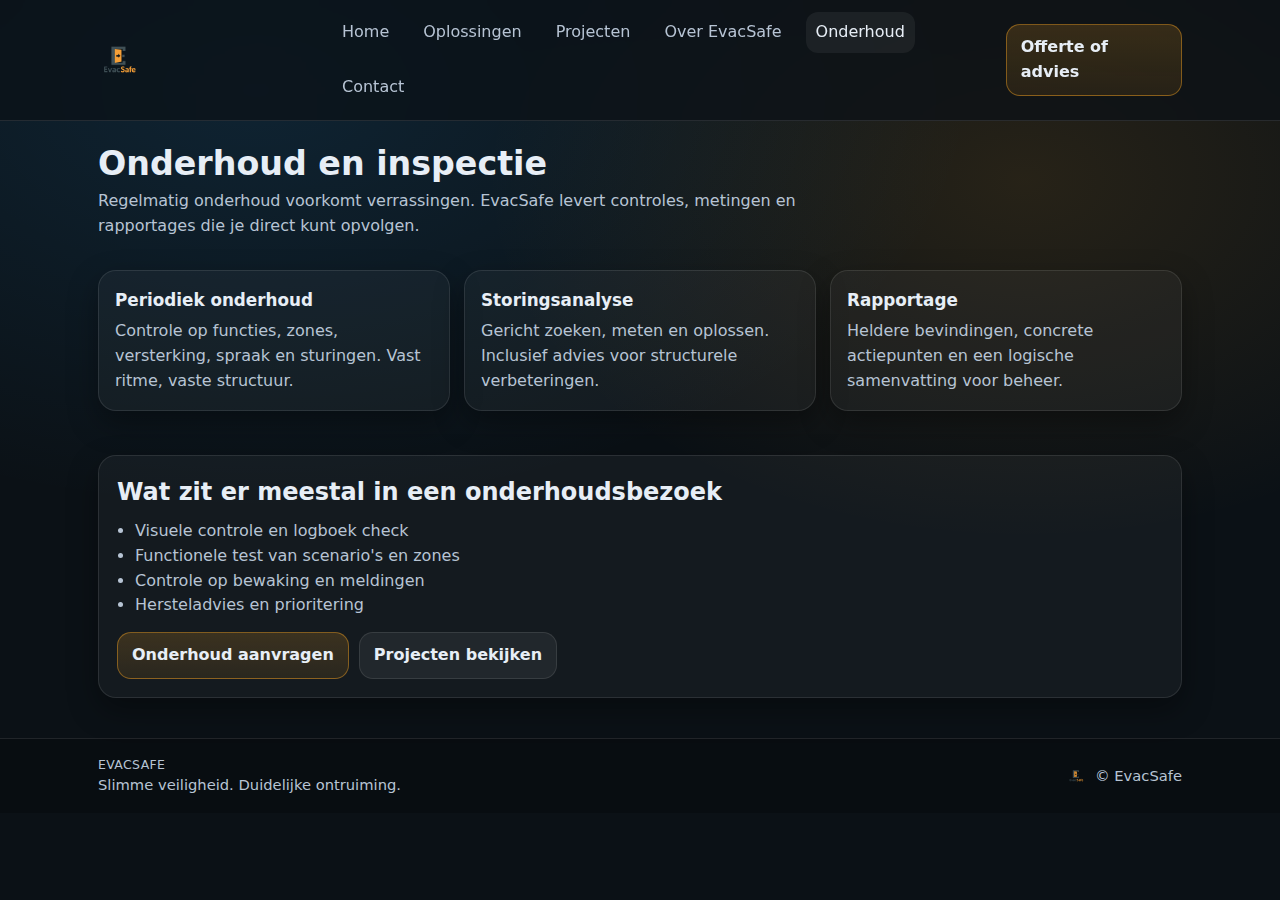
<file: onderhoud.html>
<!doctype html>
<html lang="nl">
<head>
  <meta charset="utf-8">
  <meta name="viewport" content="width=device-width, initial-scale=1">
  <meta name="description" content="Onderhoud en inspectie van ontruimingsalarminstallaties.">
  <title>Onderhoud | EvacSafe</title>
  <link rel="icon" type="image/png" href="assets/img/evacsafe-logo.png">
  <link rel="stylesheet" href="assets/css/style.css">
</head>
<body>
<header>
  <div class="container">
    <div class="nav">
      <a class="brand" href="index.html" aria-label="EvacSafe home">
        <img src="assets/img/evacsafe-logo.png" alt="EvacSafe logo">
      </a>
      <nav class="navlinks" aria-label="Hoofdnavigatie">
        <a data-nav href="index.html">Home</a>
        <a data-nav href="oplossingen.html">Oplossingen</a>
        <a data-nav href="projecten.html">Projecten</a>
        <a data-nav href="over-ons.html">Over EvacSafe</a>
        <a data-nav href="onderhoud.html">Onderhoud</a>
        <a data-nav href="contact.html">Contact</a>
      </nav>
      <div class="cta">
        <a class="btn primary" href="contact.html">Offerte of advies</a>
      </div>
    </div>
  </div>
</header>


<main class="container">
  <section class="page-title">
    <h1>Onderhoud en inspectie</h1>
    <p>Regelmatig onderhoud voorkomt verrassingen. EvacSafe levert controles, metingen en rapportages die je direct kunt opvolgen.</p>
  </section>

  <section class="section">
    <div class="grid3">
      <div class="card feature">
        <h3>Periodiek onderhoud</h3>
        <p>Controle op functies, zones, versterking, spraak en sturingen. Vast ritme, vaste structuur.</p>
      </div>
      <div class="card feature">
        <h3>Storingsanalyse</h3>
        <p>Gericht zoeken, meten en oplossen. Inclusief advies voor structurele verbeteringen.</p>
      </div>
      <div class="card feature">
        <h3>Rapportage</h3>
        <p>Heldere bevindingen, concrete actiepunten en een logische samenvatting voor beheer.</p>
      </div>
    </div>
  </section>

  <section class="section">
    <div class="card" style="padding:18px;">
      <h2 style="margin:0 0 8px;">Wat zit er meestal in een onderhoudsbezoek</h2>
      <ul class="list">
        <li>Visuele controle en logboek check</li>
        <li>Functionele test van scenario's en zones</li>
        <li>Controle op bewaking en meldingen</li>
        <li>Hersteladvies en prioritering</li>
      </ul>
      <div class="hero-actions" style="margin-top:14px;">
        <a class="btn primary" href="contact.html">Onderhoud aanvragen</a>
        <a class="btn" href="projecten.html">Projecten bekijken</a>
      </div>
    </div>
  </section>
</main>


<footer>
  <div class="container">
    <div class="footer-inner">
      <div>
        <div class="smallcaps">EvacSafe</div>
        <div class="mini">Slimme veiligheid. Duidelijke ontruiming.</div>
      </div>
      <div style="display:flex; align-items:center; gap:10px;">
        <img src="assets/img/evacsafe-logo.png" alt="EvacSafe">
        <div class="mini">© EvacSafe</div>
      </div>
    </div>
  </div>
</footer>

<script src="assets/js/main.js"></script>
</body>
</html>
</file>
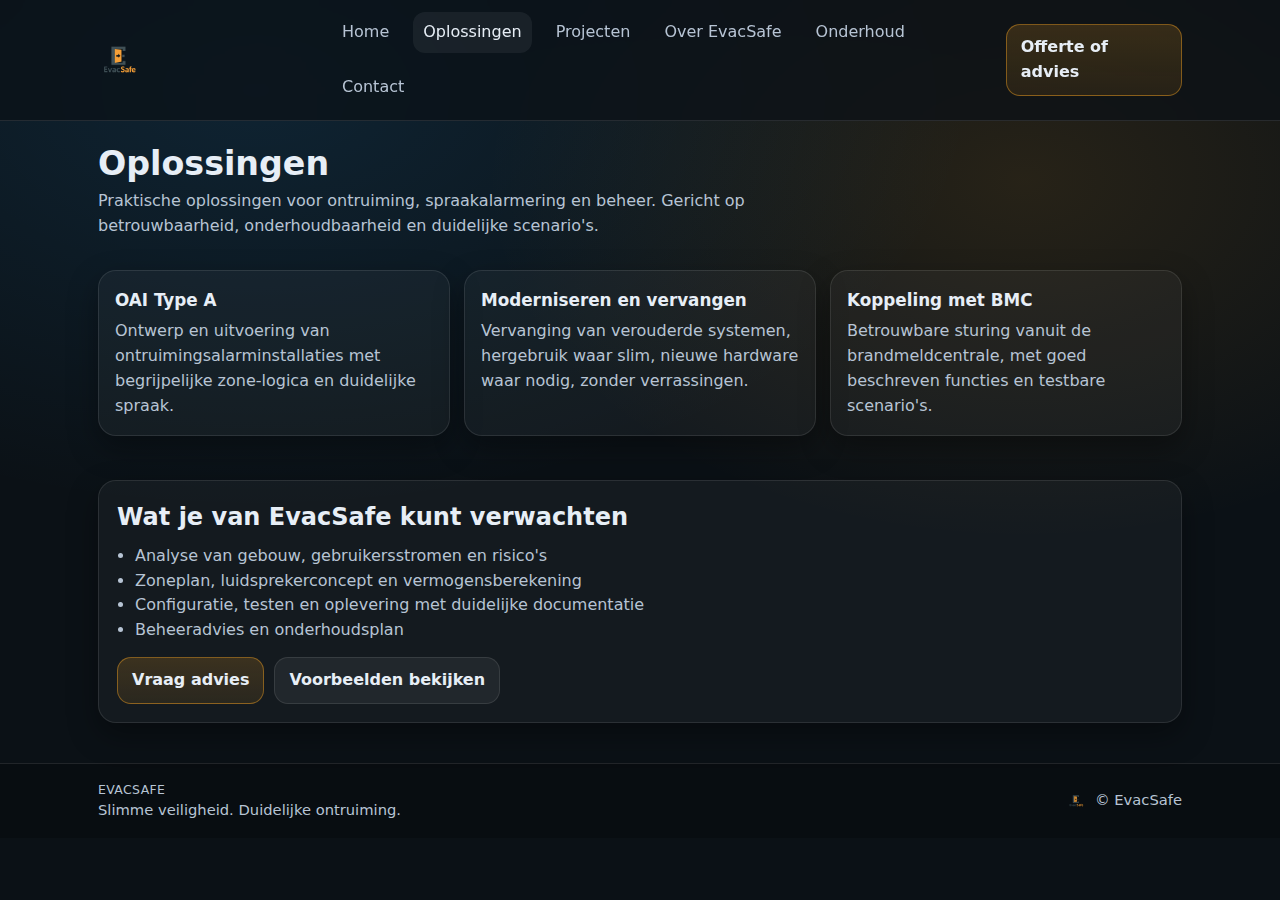
<file: oplossingen.html>
<!doctype html>
<html lang="nl">
<head>
  <meta charset="utf-8">
  <meta name="viewport" content="width=device-width, initial-scale=1">
  <meta name="description" content="Oplossingen voor ontruiming, spraakalarmering en beheer.">
  <title>Oplossingen | EvacSafe</title>
  <link rel="icon" type="image/png" href="assets/img/evacsafe-logo.png">
  <link rel="stylesheet" href="assets/css/style.css">
</head>
<body>
<header>
  <div class="container">
    <div class="nav">
      <a class="brand" href="index.html" aria-label="EvacSafe home">
        <img src="assets/img/evacsafe-logo.png" alt="EvacSafe logo">
      </a>
      <nav class="navlinks" aria-label="Hoofdnavigatie">
        <a data-nav href="index.html">Home</a>
        <a data-nav href="oplossingen.html">Oplossingen</a>
        <a data-nav href="projecten.html">Projecten</a>
        <a data-nav href="over-ons.html">Over EvacSafe</a>
        <a data-nav href="onderhoud.html">Onderhoud</a>
        <a data-nav href="contact.html">Contact</a>
      </nav>
      <div class="cta">
        <a class="btn primary" href="contact.html">Offerte of advies</a>
      </div>
    </div>
  </div>
</header>


<main class="container">
  <section class="page-title">
    <h1>Oplossingen</h1>
    <p>Praktische oplossingen voor ontruiming, spraakalarmering en beheer. Gericht op betrouwbaarheid, onderhoudbaarheid en duidelijke scenario's.</p>
  </section>

  <section class="section">
    <div class="grid3">
      <div class="card feature">
        <h3>OAI Type A</h3>
        <p>Ontwerp en uitvoering van ontruimingsalarminstallaties met begrijpelijke zone-logica en duidelijke spraak.</p>
      </div>
      <div class="card feature">
        <h3>Moderniseren en vervangen</h3>
        <p>Vervanging van verouderde systemen, hergebruik waar slim, nieuwe hardware waar nodig, zonder verrassingen.</p>
      </div>
      <div class="card feature">
        <h3>Koppeling met BMC</h3>
        <p>Betrouwbare sturing vanuit de brandmeldcentrale, met goed beschreven functies en testbare scenario's.</p>
      </div>
    </div>
  </section>

  <section class="section">
    <div class="card" style="padding:18px;">
      <h2 style="margin:0 0 8px;">Wat je van EvacSafe kunt verwachten</h2>
      <ul class="list">
        <li>Analyse van gebouw, gebruikersstromen en risico's</li>
        <li>Zoneplan, luidsprekerconcept en vermogensberekening</li>
        <li>Configuratie, testen en oplevering met duidelijke documentatie</li>
        <li>Beheeradvies en onderhoudsplan</li>
      </ul>
      <div class="hero-actions" style="margin-top:14px;">
        <a class="btn primary" href="contact.html">Vraag advies</a>
        <a class="btn" href="projecten.html">Voorbeelden bekijken</a>
      </div>
    </div>
  </section>
</main>


<footer>
  <div class="container">
    <div class="footer-inner">
      <div>
        <div class="smallcaps">EvacSafe</div>
        <div class="mini">Slimme veiligheid. Duidelijke ontruiming.</div>
      </div>
      <div style="display:flex; align-items:center; gap:10px;">
        <img src="assets/img/evacsafe-logo.png" alt="EvacSafe">
        <div class="mini">© EvacSafe</div>
      </div>
    </div>
  </div>
</footer>

<script src="assets/js/main.js"></script>
</body>
</html>
</file>
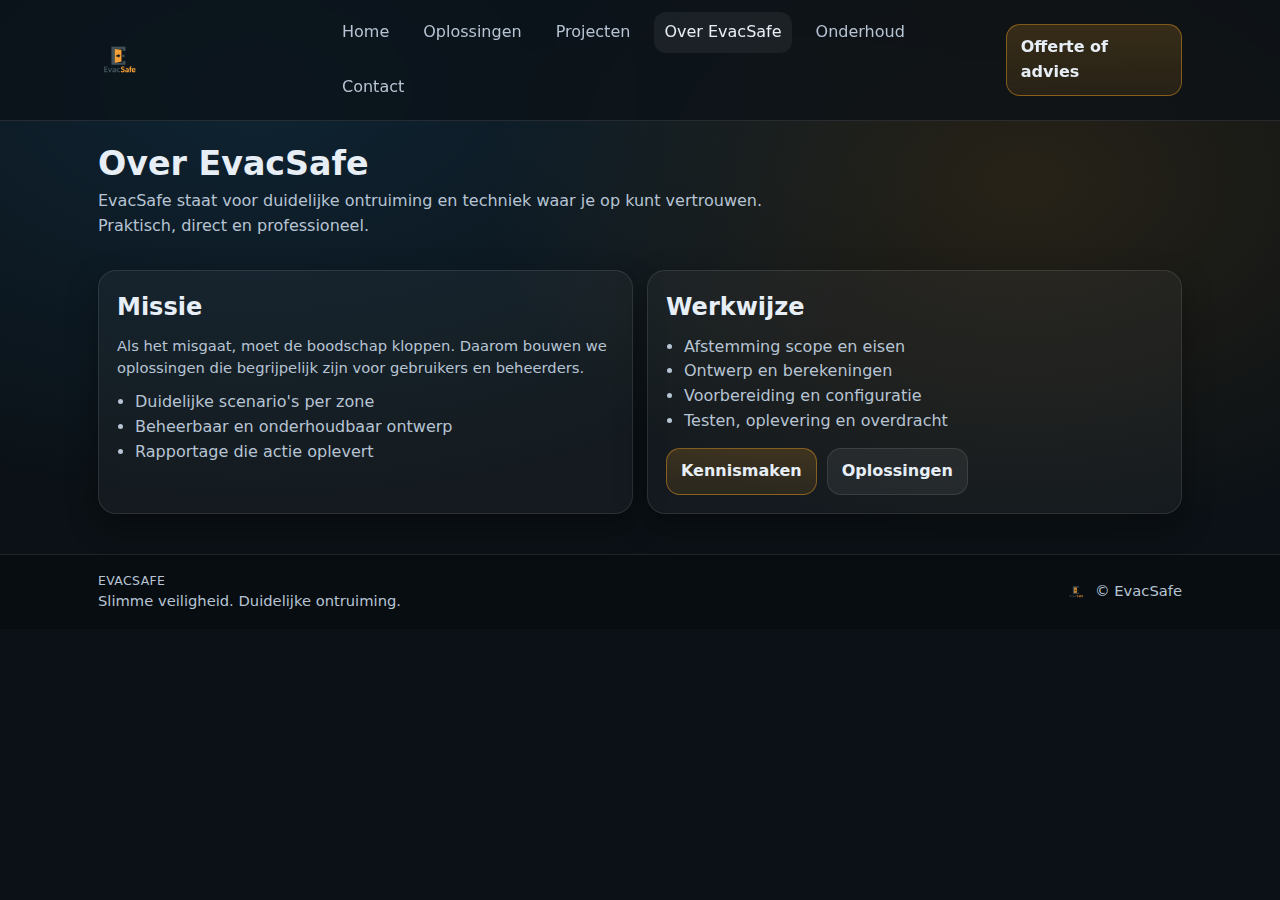
<file: over-ons.html>
<!doctype html>
<html lang="nl">
<head>
  <meta charset="utf-8">
  <meta name="viewport" content="width=device-width, initial-scale=1">
  <meta name="description" content="Wie EvacSafe is en hoe we werken.">
  <title>Over EvacSafe</title>
  <link rel="icon" type="image/png" href="assets/img/evacsafe-logo.png">
  <link rel="stylesheet" href="assets/css/style.css">
</head>
<body>
<header>
  <div class="container">
    <div class="nav">
      <a class="brand" href="index.html" aria-label="EvacSafe home">
        <img src="assets/img/evacsafe-logo.png" alt="EvacSafe logo">
      </a>
      <nav class="navlinks" aria-label="Hoofdnavigatie">
        <a data-nav href="index.html">Home</a>
        <a data-nav href="oplossingen.html">Oplossingen</a>
        <a data-nav href="projecten.html">Projecten</a>
        <a data-nav href="over-ons.html">Over EvacSafe</a>
        <a data-nav href="onderhoud.html">Onderhoud</a>
        <a data-nav href="contact.html">Contact</a>
      </nav>
      <div class="cta">
        <a class="btn primary" href="contact.html">Offerte of advies</a>
      </div>
    </div>
  </div>
</header>


<main class="container">
  <section class="page-title">
    <h1>Over EvacSafe</h1>
    <p>EvacSafe staat voor duidelijke ontruiming en techniek waar je op kunt vertrouwen. Praktisch, direct en professioneel.</p>
  </section>

  <section class="section">
    <div class="split">
      <div class="card" style="padding:18px;">
        <h2 style="margin:0 0 8px;">Missie</h2>
        <p class="mini" style="margin:0 0 10px;">
          Als het misgaat, moet de boodschap kloppen. Daarom bouwen we oplossingen die begrijpelijk zijn voor gebruikers en beheerders.
        </p>
        <ul class="list">
          <li>Duidelijke scenario's per zone</li>
          <li>Beheerbaar en onderhoudbaar ontwerp</li>
          <li>Rapportage die actie oplevert</li>
        </ul>
      </div>
      <div class="card" style="padding:18px;">
        <h2 style="margin:0 0 8px;">Werkwijze</h2>
        <ul class="list">
          <li>Afstemming scope en eisen</li>
          <li>Ontwerp en berekeningen</li>
          <li>Voorbereiding en configuratie</li>
          <li>Testen, oplevering en overdracht</li>
        </ul>
        <div class="hero-actions" style="margin-top:14px;">
          <a class="btn primary" href="contact.html">Kennismaken</a>
          <a class="btn" href="oplossingen.html">Oplossingen</a>
        </div>
      </div>
    </div>
  </section>
</main>


<footer>
  <div class="container">
    <div class="footer-inner">
      <div>
        <div class="smallcaps">EvacSafe</div>
        <div class="mini">Slimme veiligheid. Duidelijke ontruiming.</div>
      </div>
      <div style="display:flex; align-items:center; gap:10px;">
        <img src="assets/img/evacsafe-logo.png" alt="EvacSafe">
        <div class="mini">© EvacSafe</div>
      </div>
    </div>
  </div>
</footer>

<script src="assets/js/main.js"></script>
</body>
</html>
</file>
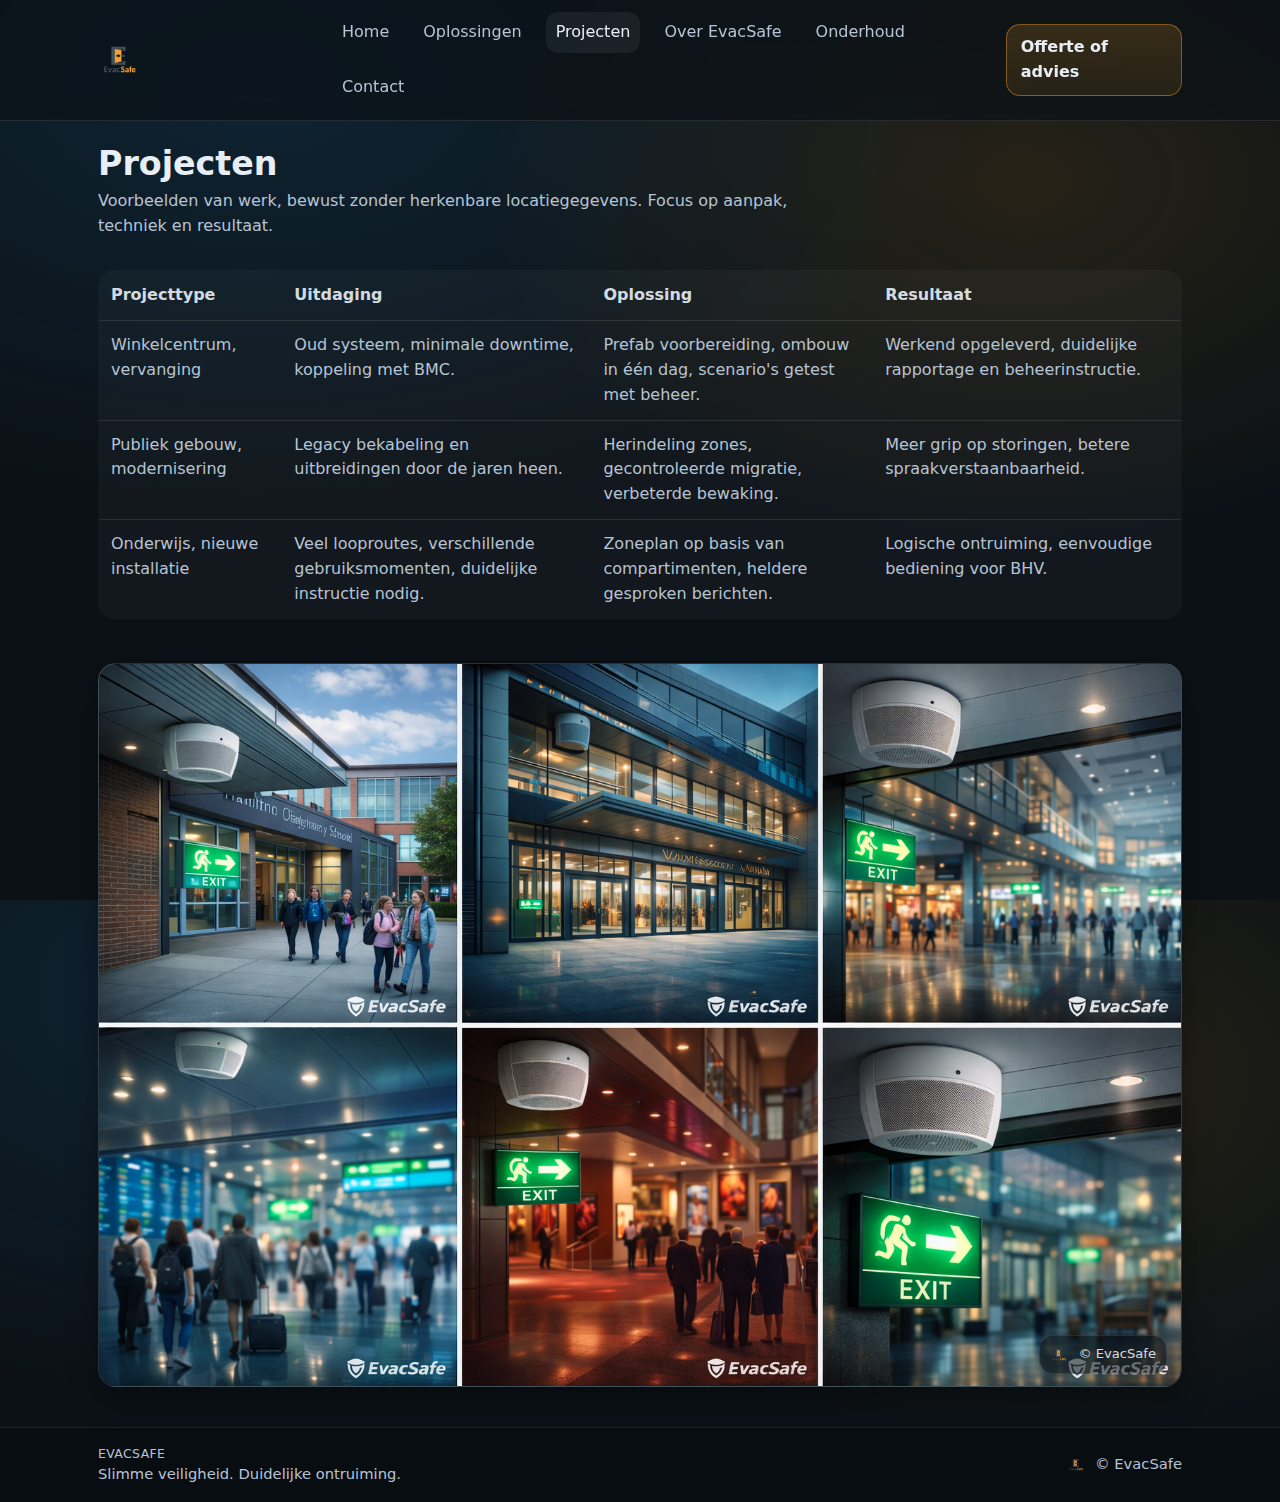
<file: projecten.html>
<!doctype html>
<html lang="nl">
<head>
  <meta charset="utf-8">
  <meta name="viewport" content="width=device-width, initial-scale=1">
  <meta name="description" content="Voorbeelden van projecten, anoniem en professioneel.">
  <title>Projecten | EvacSafe</title>
  <link rel="icon" type="image/png" href="assets/img/evacsafe-logo.png">
  <link rel="stylesheet" href="assets/css/style.css">
</head>
<body>
<header>
  <div class="container">
    <div class="nav">
      <a class="brand" href="index.html" aria-label="EvacSafe home">
        <img src="assets/img/evacsafe-logo.png" alt="EvacSafe logo">
      </a>
      <nav class="navlinks" aria-label="Hoofdnavigatie">
        <a data-nav href="index.html">Home</a>
        <a data-nav href="oplossingen.html">Oplossingen</a>
        <a data-nav href="projecten.html">Projecten</a>
        <a data-nav href="over-ons.html">Over EvacSafe</a>
        <a data-nav href="onderhoud.html">Onderhoud</a>
        <a data-nav href="contact.html">Contact</a>
      </nav>
      <div class="cta">
        <a class="btn primary" href="contact.html">Offerte of advies</a>
      </div>
    </div>
  </div>
</header>


<main class="container">
  <section class="page-title">
    <h1>Projecten</h1>
    <p>Voorbeelden van werk, bewust zonder herkenbare locatiegegevens. Focus op aanpak, techniek en resultaat.</p>
  </section>

  <section class="section">
    <table class="table" aria-label="Projectoverzicht">
      <thead>
        <tr>
          <th>Projecttype</th>
          <th>Uitdaging</th>
          <th>Oplossing</th>
          <th>Resultaat</th>
        </tr>
      </thead>
      <tbody>
        <tr>
          <td>Winkelcentrum, vervanging</td>
          <td>Oud systeem, minimale downtime, koppeling met BMC.</td>
          <td>Prefab voorbereiding, ombouw in één dag, scenario's getest met beheer.</td>
          <td>Werkend opgeleverd, duidelijke rapportage en beheerinstructie.</td>
        </tr>
        <tr>
          <td>Publiek gebouw, modernisering</td>
          <td>Legacy bekabeling en uitbreidingen door de jaren heen.</td>
          <td>Herindeling zones, gecontroleerde migratie, verbeterde bewaking.</td>
          <td>Meer grip op storingen, betere spraakverstaanbaarheid.</td>
        </tr>
        <tr>
          <td>Onderwijs, nieuwe installatie</td>
          <td>Veel looproutes, verschillende gebruiksmomenten, duidelijke instructie nodig.</td>
          <td>Zoneplan op basis van compartimenten, heldere gesproken berichten.</td>
          <td>Logische ontruiming, eenvoudige bediening voor BHV.</td>
        </tr>
      </tbody>
    </table>
  </section>

  <section class="section">
    <div class="card hero-media" style="min-height:340px;">
      <img src="assets/img/sector-grid.png" alt="Cinematic sectorbeelden voor EvacSafe">
      <div class="watermark">
        <img src="assets/img/evacsafe-logo.png" alt="">
        <span>© EvacSafe</span>
      </div>
    </div>
  </section>
</main>


<footer>
  <div class="container">
    <div class="footer-inner">
      <div>
        <div class="smallcaps">EvacSafe</div>
        <div class="mini">Slimme veiligheid. Duidelijke ontruiming.</div>
      </div>
      <div style="display:flex; align-items:center; gap:10px;">
        <img src="assets/img/evacsafe-logo.png" alt="EvacSafe">
        <div class="mini">© EvacSafe</div>
      </div>
    </div>
  </div>
</footer>

<script src="assets/js/main.js"></script>
</body>
</html>
</file>
<file: assets/css/style.css>
:root{
  --bg:#0b1116;
  --panel:#0f1a22;
  --text:#e7eef6;
  --muted:#b7c4d4;
  --line:rgba(255,255,255,.10);
  --brand-dark:#2f3f4a;
  --brand-orange:#f0a022;
  --accent:#2aa9ff;
  --shadow: 0 12px 30px rgba(0,0,0,.35);
  --radius: 18px;
  --max: 1120px;
}
*{box-sizing:border-box}
html,body{height:100%}
body{
  margin:0;
  font-family: ui-sans-serif, system-ui, -apple-system, Segoe UI, Roboto, Arial, "Noto Sans", "Liberation Sans", sans-serif;
  background: radial-gradient(1200px 700px at 20% 10%, rgba(42,169,255,.12), transparent 60%),
              radial-gradient(900px 600px at 80% 20%, rgba(240,160,34,.12), transparent 60%),
              var(--bg);
  color:var(--text);
  line-height:1.55;
}
a{color:inherit; text-decoration:none}
a:hover{text-decoration:underline}
.container{max-width:var(--max); margin:0 auto; padding:0 18px}
header{
  position:sticky; top:0; z-index:50;
  backdrop-filter: blur(10px);
  background: rgba(11,17,22,.72);
  border-bottom: 1px solid var(--line);
}
.nav{
  display:flex; align-items:center; justify-content:space-between;
  gap:14px; padding:12px 0;
}
.brand{
  display:flex; align-items:center; gap:12px; min-width: 220px;
}
.brand img{height:42px; width:auto; display:block}
.navlinks{
  display:flex; align-items:center; gap:14px; flex-wrap:wrap;
}
.navlinks a{
  padding:8px 10px; border-radius: 12px;
  color:var(--muted);
}
.navlinks a.active, .navlinks a:hover{
  background: rgba(255,255,255,.06);
  color: var(--text);
  text-decoration:none;
}
.cta{
  display:flex; gap:10px; align-items:center;
}
.btn{
  display:inline-flex; align-items:center; justify-content:center;
  padding:10px 14px; border-radius: 14px;
  border:1px solid var(--line);
  background: rgba(255,255,255,.06);
  color:var(--text);
  box-shadow:none;
  font-weight:600;
}
.btn:hover{background: rgba(255,255,255,.10); text-decoration:none}
.btn.primary{
  border-color: rgba(240,160,34,.45);
  background: linear-gradient(180deg, rgba(240,160,34,.18), rgba(240,160,34,.10));
}
.hero{
  padding:38px 0 22px;
}
.hero-grid{
  display:grid;
  grid-template-columns: 1.05fr .95fr;
  gap:18px;
}
.card{
  border:1px solid var(--line);
  background: rgba(255,255,255,.04);
  border-radius: var(--radius);
  box-shadow: var(--shadow);
  overflow:hidden;
}
.hero-copy{padding:22px}
.kicker{
  color: var(--brand-orange);
  font-weight:800;
  letter-spacing:.02em;
  text-transform:uppercase;
  font-size: .82rem;
}
h1{
  margin:.45rem 0 .6rem;
  font-size: clamp(1.9rem, 3.1vw, 2.8rem);
  line-height:1.1;
}
.lead{color:var(--muted); font-size:1.06rem; max-width: 56ch}
.hero-actions{display:flex; gap:10px; flex-wrap:wrap; margin-top:16px}
.hero-media{
  position:relative;
  min-height: 320px;
  background: linear-gradient(180deg, rgba(42,169,255,.18), transparent 55%),
              linear-gradient(180deg, rgba(240,160,34,.10), transparent 65%),
              rgba(255,255,255,.03);
}
.hero-media img{
  width:100%;
  height:100%;
  object-fit:cover;
  display:block;
  filter: contrast(1.02) saturate(1.05);
}
.watermark{
  position:absolute; right:14px; bottom:12px;
  display:flex; align-items:center; gap:10px;
  background: rgba(11,17,22,.55);
  border:1px solid var(--line);
  padding:8px 10px; border-radius: 14px;
  color: rgba(231,238,246,.92);
  font-size:.82rem;
}
.watermark img{height:18px; width:auto; opacity:.9}
.section{padding:22px 0}
.grid3{display:grid; grid-template-columns: repeat(3,1fr); gap:14px}
.feature{padding:16px}
.feature h3{margin:0 0 6px; font-size:1.05rem}
.feature p{margin:0; color:var(--muted)}
.badge{
  display:inline-flex; align-items:center; gap:8px;
  padding:7px 10px; border-radius: 999px;
  border: 1px solid var(--line);
  background: rgba(255,255,255,.05);
  color: var(--muted);
  font-size:.86rem;
}
.split{
  display:grid; grid-template-columns: 1fr 1fr; gap:14px;
}
.page-title{
  padding:22px 0 10px;
}
.page-title h1{font-size: clamp(1.6rem, 2.6vw, 2.2rem); margin:.2rem 0 .4rem}
.page-title p{margin:0; color:var(--muted); max-width: 70ch}
.list{
  margin: 0;
  padding-left: 18px;
  color: var(--muted);
}
.mini{
  color: var(--muted);
  font-size: .92rem;
}
.table{
  width:100%;
  border-collapse:collapse;
  overflow:hidden;
  border-radius: 16px;
  border:1px solid var(--line);
  background: rgba(255,255,255,.03);
}
.table th, .table td{
  text-align:left;
  padding:12px 12px;
  border-bottom:1px solid var(--line);
  vertical-align:top;
}
.table th{color: rgba(231,238,246,.92); font-weight:800}
.table td{color: var(--muted)}
.table tr:last-child td{border-bottom:none}
.form{
  display:grid; gap:12px;
}
.input{
  width:100%;
  padding:12px 12px;
  border-radius: 14px;
  border:1px solid var(--line);
  background: rgba(11,17,22,.35);
  color: var(--text);
}
textarea.input{min-height: 140px; resize: vertical}
footer{
  margin-top: 18px;
  border-top:1px solid var(--line);
  background: rgba(0,0,0,.20);
}
.footer-inner{
  display:flex; flex-wrap:wrap; justify-content:space-between; gap:12px;
  padding:16px 0;
  color: var(--muted);
}
.footer-inner img{height:18px; width:auto; opacity:.85}
.smallcaps{letter-spacing:.03em; text-transform:uppercase; font-size:.78rem}
@media (max-width: 920px){
  .hero-grid{grid-template-columns: 1fr}
  .grid3{grid-template-columns: 1fr}
  .split{grid-template-columns: 1fr}
  .brand{min-width:auto}
}
</file>
